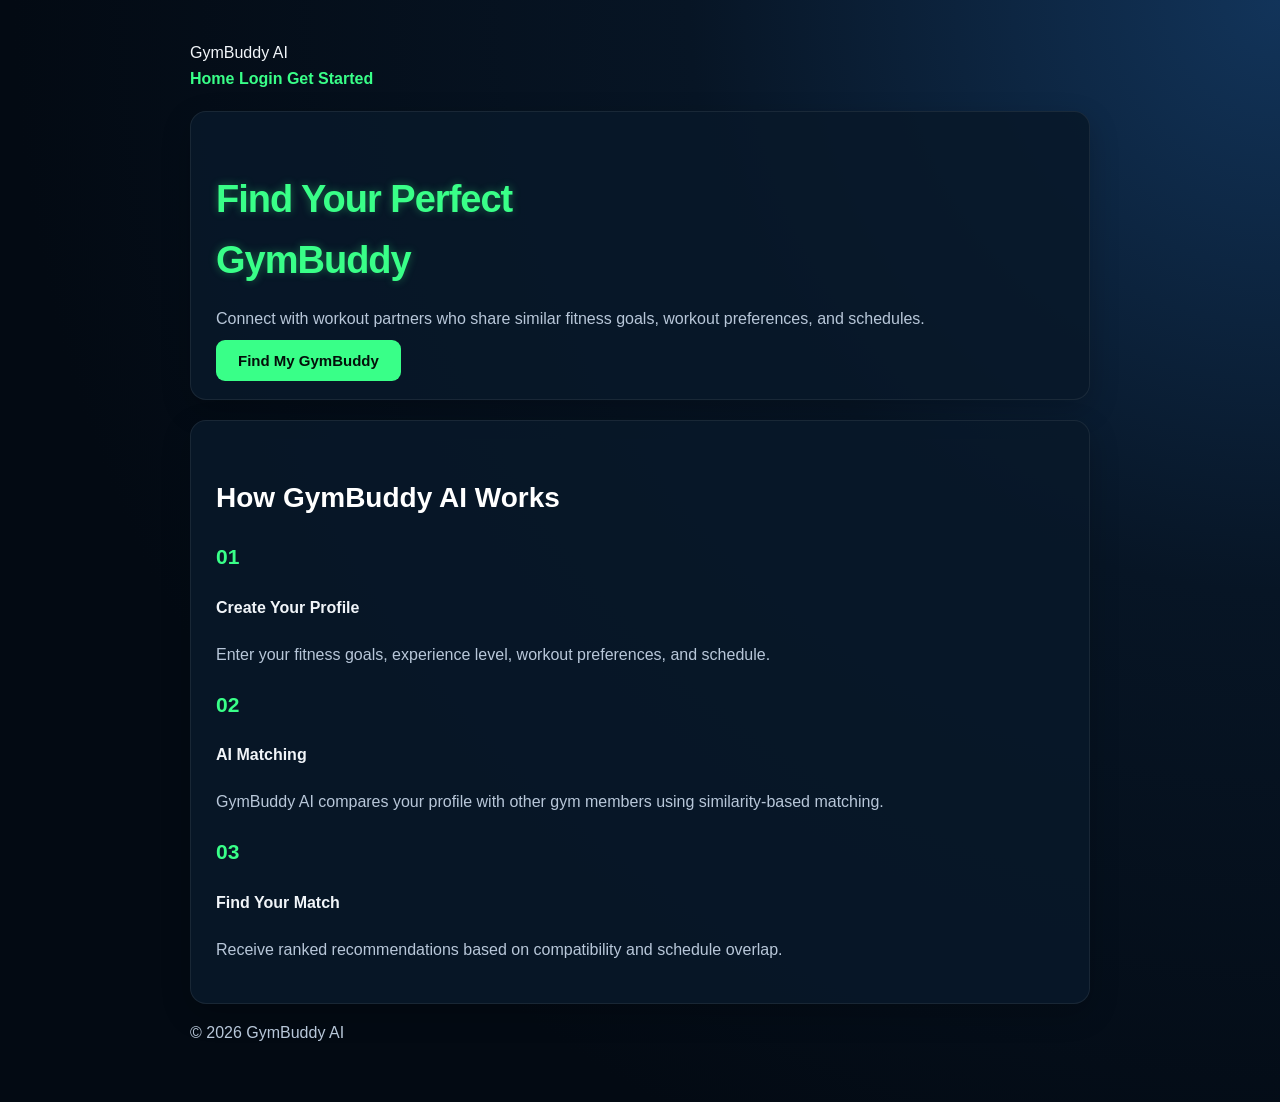
<file: frontend/index.html>
<!DOCTYPE html>
<html lang="en">
<head>
    <meta charset="UTF-8">
    <meta name="viewport" content="width=device-width, initial-scale=1.0">
    <title>GymBuddy AI</title>
    <link rel="stylesheet" href="css/style.css">
</head>
<body>

<header class="navbar">
    <div class="logo">GymBuddy AI</div>

    <nav>
        <a href="index.html">Home</a>
        <a href="login.html">Login</a>
        <a href="register.html" class="nav-button">Get Started</a>
    </nav>
</header>

<section class="hero">
    <div class="hero-content">
        <h1>Find Your Perfect<br><span>GymBuddy</span></h1>

        <p>
            Connect with workout partners who share similar
            fitness goals, workout preferences, and schedules.
        </p>

        <a href="register.html" class="primary-button">
            Find My GymBuddy
        </a>
    </div>
</section>

<section class="features">

    <h2>How GymBuddy AI Works</h2>

    <div class="feature-container">

        <div class="feature-card">
            <h3>01</h3>
            <h4>Create Your Profile</h4>
            <p>
                Enter your fitness goals, experience level,
                workout preferences, and schedule.
            </p>
        </div>

        <div class="feature-card">
            <h3>02</h3>
            <h4>AI Matching</h4>
            <p>
                GymBuddy AI compares your profile with other
                gym members using similarity-based matching.
            </p>
        </div>

        <div class="feature-card">
            <h3>03</h3>
            <h4>Find Your Match</h4>
            <p>
                Receive ranked recommendations based on
                compatibility and schedule overlap.
            </p>
        </div>

    </div>

</section>

<footer>
    <p>© 2026 GymBuddy AI</p>
</footer>

</body>
</html>
</file>
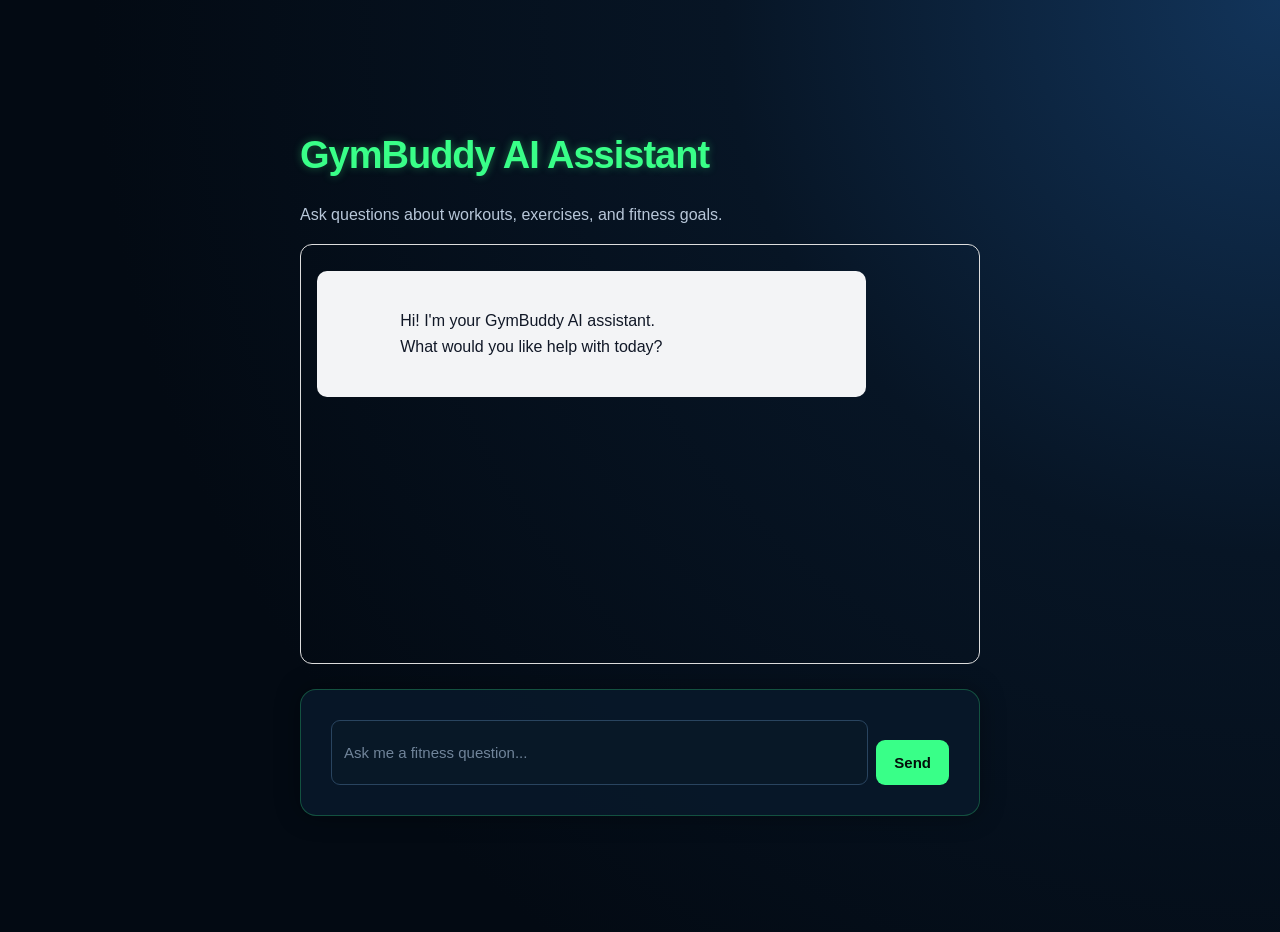
<file: frontend/ai-chat.html>
<!DOCTYPE html>
<html lang="en">
<head>
    <meta charset="UTF-8">
    <meta name="viewport" content="width=device-width, initial-scale=1.0">
    <title>GymBuddy AI Chat</title>
    <link rel="stylesheet" href="css/style.css">
    <style>
        .ai-chat-container {
            max-width: 720px;
            margin: 40px auto;
            padding: 20px;
        }

        #chat-messages {
            height: 420px;
            overflow-y: auto;
            padding: 16px;
            border: 1px solid #ddd;
            border-radius: 12px;
            margin-bottom: 16px;
        }

        .chat-message {
            padding: 12px;
            margin: 10px 0;
            border-radius: 10px;
            white-space: pre-wrap;
            overflow-wrap: anywhere;
        }

        .user-message {
            background: #dbeafe;
            color: #172554;
            margin-left: 15%;
        }

        .ai-message {
            background: #f3f4f6;
            color: #111827;
            margin-right: 15%;
        }

        #chat-form {
            display: flex;
            gap: 8px;
        }

        #chat-input {
            flex: 1;
            min-width: 0;
            padding: 12px;
        }

        #chat-form button {
            padding: 12px 18px;
            cursor: pointer;
        }
    </style>
</head>
<body>
    <main class="ai-chat-container">
        <h1>GymBuddy AI Assistant</h1>
        <p>Ask questions about workouts, exercises, and fitness goals.</p>

        <div id="chat-messages" aria-live="polite">
            <div class="chat-message ai-message">
                Hi! I'm your GymBuddy AI assistant.
                What would you like help with today?
            </div>
        </div>

        <form id="chat-form">
            <input
                id="chat-input"
                type="text"
                placeholder="Ask me a fitness question..."
                maxlength="2000"
                autocomplete="off"
                required
            >
            <button id="send-button" type="submit">Send</button>
        </form>

        <p id="chat-status" role="status"></p>
    </main>

    <script src="js/ai-chat.js"></script>
</body>
</html>
</file>
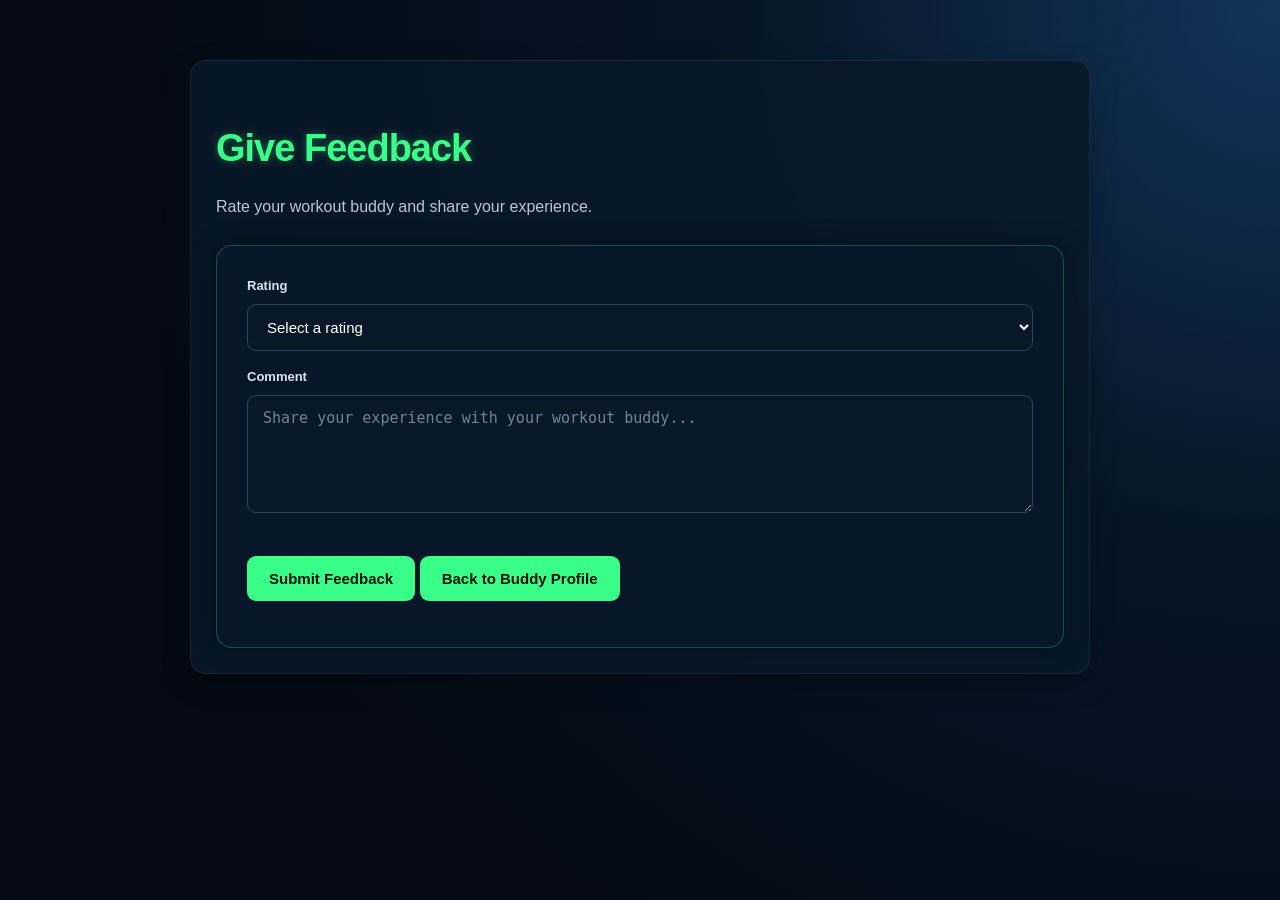
<file: frontend/buddy-profile.html>
<!DOCTYPE html>
<html lang="en">

<head>

    <meta charset="UTF-8">

    <meta
        name="viewport"
        content="width=device-width, initial-scale=1.0"
    >

    <title>Give Feedback | GymBuddy AI</title>

    <link
        rel="stylesheet"
        href="css/style.css"
    >

</head>


<body>

    <main class="container">

        <section class="section-card">

            <h1>Give Feedback</h1>

            <p>
                Rate your workout buddy and share your experience.
            </p>


            <form id="feedbackForm">

                <!-- RATING -->

                <div class="input-group">

                    <label for="rating">
                        Rating
                    </label>

                    <select
                        id="rating"
                        required
                    >

                        <option value="">
                            Select a rating
                        </option>

                        <option value="5">
                            ⭐⭐⭐⭐⭐ Excellent
                        </option>

                        <option value="4">
                            ⭐⭐⭐⭐ Very Good
                        </option>

                        <option value="3">
                            ⭐⭐⭐ Good
                        </option>

                        <option value="2">
                            ⭐⭐ Needs Improvement
                        </option>

                        <option value="1">
                            ⭐ Poor
                        </option>

                    </select>

                </div>


                <!-- COMMENT -->

                <div class="input-group">

                    <label for="comment">
                        Comment
                    </label>

                    <textarea
                        id="comment"
                        rows="5"
                        placeholder="Share your experience with your workout buddy..."
                    ></textarea>

                </div>


                <!-- SUBMIT -->

                <button
                    type="submit"
                    class="primary-button"
                >
                    Submit Feedback
                </button>


                <!-- BACK -->

                <button
                    type="button"
                    class="primary-button"
                    onclick="window.location.href='buddy-profile.html'"
                >
                    Back to Buddy Profile
                </button>


                <p id="feedbackMessage"></p>

            </form>

        </section>

    </main>


    <script>

        const API_URL =
            "http://127.0.0.1:8000";


        const feedbackForm =
            document.getElementById(
                "feedbackForm"
            );


        feedbackForm.addEventListener(
            "submit",
            async function(event) {

                event.preventDefault();


                console.log(
                    "Submit Feedback clicked"
                );


                const userId =
                    localStorage.getItem(
                        "user_id"
                    );


                const partnerId =
                    localStorage.getItem(
                        "selected_partner_id"
                    );


                const rating =
                    document.getElementById(
                        "rating"
                    ).value;


                const comment =
                    document.getElementById(
                        "comment"
                    ).value.trim();


                const message =
                    document.getElementById(
                        "feedbackMessage"
                    );


                console.log(
                    "User ID:",
                    userId
                );

                console.log(
                    "Partner ID:",
                    partnerId
                );

                console.log(
                    "Rating:",
                    rating
                );


                if (!userId) {

                    message.innerText =
                        "Please log in first.";

                    return;

                }


                if (!partnerId) {

                    message.innerText =
                        "Workout partner information is missing. Please select a partner again.";

                    return;

                }


                if (!rating) {

                    message.innerText =
                        "Please select a rating.";

                    return;

                }


                const feedbackData = {

                    user_id:
                        parseInt(userId),

                    partner_id:
                        parseInt(partnerId),

                    rating:
                        parseInt(rating),

                    comment:
                        comment || null

                };


                console.log(
                    "Sending:",
                    feedbackData
                );


                try {

                    const response =
                        await fetch(
                            `${API_URL}/feedback`,
                            {
                                method: "POST",

                                headers: {
                                    "Content-Type":
                                        "application/json"
                                },

                                body:
                                    JSON.stringify(
                                        feedbackData
                                    )
                            }
                        );


                    const data =
                        await response.json();


                    console.log(
                        "Server response:",
                        data
                    );


                    if (response.ok) {

                        message.innerText =
                            "Feedback submitted successfully!";


                        setTimeout(
                            function() {

                                window.location.href =
                                    "buddy-profile.html";

                            },
                            1000
                        );

                    }

                    else {

                        message.innerText =
                            data.detail ||
                            "Unable to submit feedback.";

                    }


                }

                catch (error) {

                    console.error(
                        "Feedback error:",
                        error
                    );

                    message.innerText =
                        "Unable to connect to GymBuddy AI server. Make sure FastAPI is running.";

                }

            }
        );

    </script>

</body>

</html>
</file>
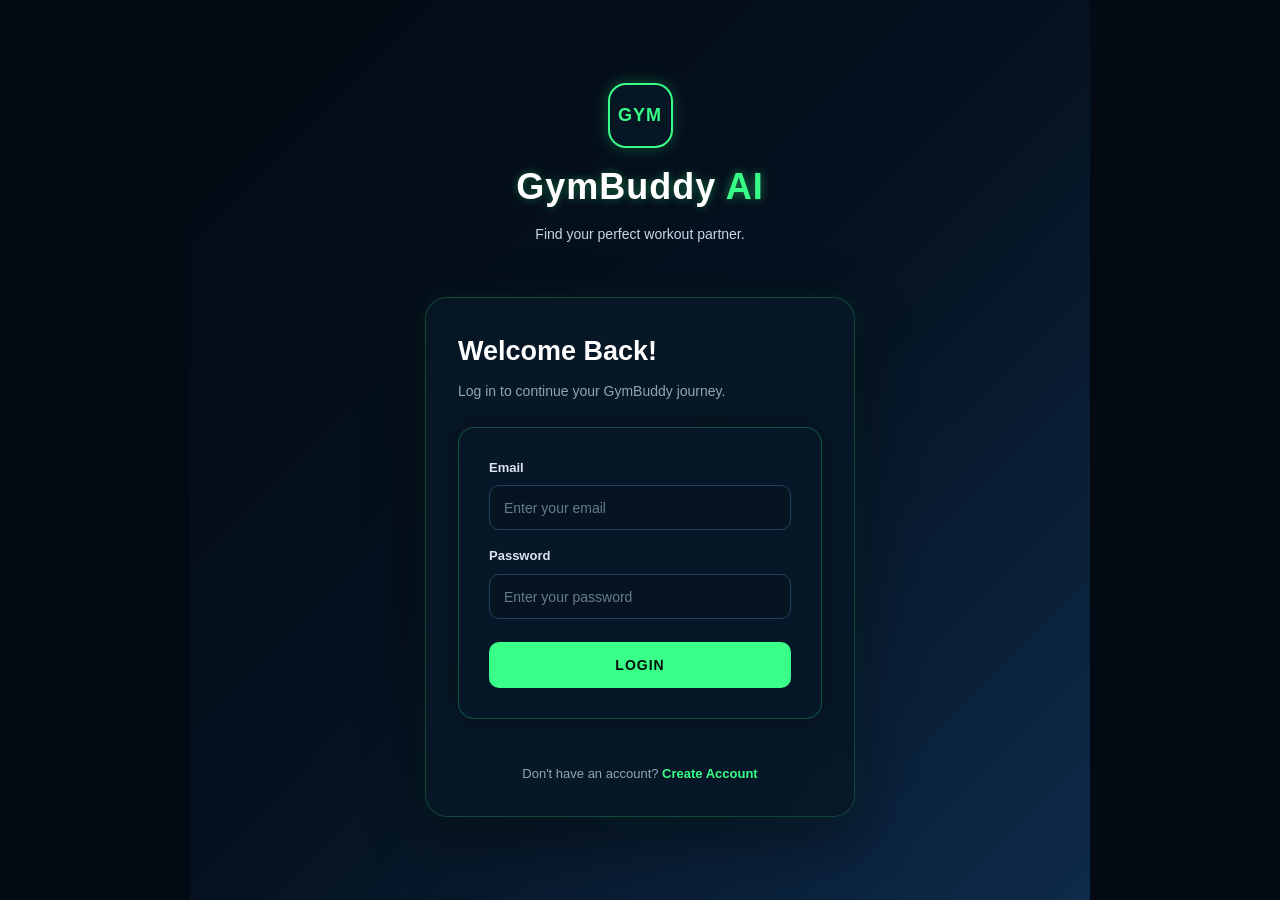
<file: frontend/dashboard.html>
<!DOCTYPE html>
<html lang="en">
<head>
    <meta charset="UTF-8">
    <meta name="viewport" content="width=device-width, initial-scale=1.0">
    <title>Dashboard - GymBuddy AI</title>

    <link rel="stylesheet" href="css/style.css">

    <style>
        /* Fitness Dashboard link */
        .fitness-dashboard-link-wrap {
            margin: 18px 0;
        }

        .fitness-dashboard-btn {
            display: inline-flex;
            align-items: center;
            justify-content: center;
            gap: 9px;
            padding: 13px 20px;
            border-radius: 11px;
            color: white;
            background: linear-gradient(135deg, #7668ff, #5141df);
            text-decoration: none;
            font-size: 14px;
            font-weight: 700;
            box-shadow: 0 6px 18px rgba(81, 65, 223, 0.2);
            transition: 0.2s ease;
        }

        .fitness-dashboard-btn:hover {
            transform: translateY(-2px);
            box-shadow: 0 9px 22px rgba(81, 65, 223, 0.28);
        }

        /* Floating AI chat button */
        #gymbuddy-chat-button,
        #gymbuddy-chat-box,
        #gymbuddy-chat-box * {
            box-sizing: border-box;
            font-family: Inter, -apple-system, BlinkMacSystemFont,
                "Segoe UI", sans-serif;
        }

        #gymbuddy-chat-button {
            position: fixed;
            right: 26px;
            bottom: 26px;
            z-index: 9999;
            display: flex;
            align-items: center;
            gap: 11px;
            padding: 14px 21px;
            border: none;
            border-radius: 50px;
            color: white;
            background: linear-gradient(135deg, #2563eb, #4f46e5);
            font-size: 14px;
            font-weight: 700;
            cursor: pointer;
            box-shadow: 0 8px 28px rgba(37, 99, 235, 0.32);
        }

        #gymbuddy-chat-button:hover {
            transform: translateY(-3px);
        }

        .gymbuddy-launcher-icon {
            font-size: 21px;
        }

        /* Chat window */
        #gymbuddy-chat-box {
            position: fixed;
            right: 26px;
            bottom: 94px;
            z-index: 9999;
            display: none;
            flex-direction: column;
            width: 390px;
            max-width: calc(100vw - 32px);
            height: 570px;
            max-height: calc(100vh - 120px);
            overflow: hidden;
            border: 1px solid #e2e8f0;
            border-radius: 22px;
            color: #0f172a;
            background: white;
            box-shadow: 0 22px 65px rgba(15, 23, 42, 0.22);
        }

        #gymbuddy-chat-box.gymbuddy-open {
            display: flex;
        }

        #gymbuddy-chat-header {
            display: flex;
            align-items: center;
            gap: 12px;
            padding: 17px;
            color: white;
            background: linear-gradient(120deg, #1d4ed8, #4338ca);
        }

        .gymbuddy-avatar {
            display: grid;
            place-items: center;
            flex-shrink: 0;
            width: 46px;
            height: 46px;
            border-radius: 15px;
            background: rgba(255,255,255,0.16);
            font-size: 24px;
        }

        .gymbuddy-header-info {
            flex: 1;
            min-width: 0;
        }

        .gymbuddy-header-title {
            margin: 0;
            color: white;
            font-size: 16px;
        }

        .gymbuddy-header-status {
            display: flex;
            align-items: center;
            gap: 6px;
            margin-top: 5px;
            color: #dbeafe;
            font-size: 12px;
        }

        .gymbuddy-status-dot {
            width: 8px;
            height: 8px;
            border-radius: 50%;
            background: #4ade80;
        }

        #gymbuddy-chat-close {
            display: grid;
            place-items: center;
            width: 35px;
            height: 35px;
            border: none;
            border-radius: 10px;
            color: white;
            background: rgba(255,255,255,0.13);
            font-size: 24px;
            cursor: pointer;
        }

        /* Chat messages */
        #gymbuddy-chat-messages {
            flex: 1;
            min-height: 0;
            overflow-y: auto;
            padding: 18px 15px;
            background: #f8fafc;
        }

        .gymbuddy-welcome {
            margin-bottom: 18px;
            text-align: center;
        }

        .gymbuddy-welcome-icon {
            display: grid;
            place-items: center;
            width: 55px;
            height: 55px;
            margin: 0 auto 10px;
            border-radius: 18px;
            background: #dbeafe;
            font-size: 27px;
        }

        .gymbuddy-welcome h3 {
            margin: 0 0 6px;
            font-size: 17px;
        }

        .gymbuddy-welcome p {
            margin: 0;
            color: #64748b;
            font-size: 13px;
            line-height: 1.6;
        }

        .gymbuddy-message {
            width: fit-content;
            max-width: 88%;
            margin-bottom: 13px;
            padding: 12px 14px;
            border-radius: 16px;
            font-size: 14px;
            line-height: 1.65;
            white-space: pre-wrap;
            overflow-wrap: anywhere;
        }

        .gymbuddy-user {
            margin-left: auto;
            border-bottom-right-radius: 5px;
            color: white;
            background: linear-gradient(135deg, #2563eb, #4f46e5);
        }

        .gymbuddy-bot {
            margin-right: auto;
            border: 1px solid #e2e8f0;
            border-bottom-left-radius: 5px;
            color: #1e293b;
            background: white;
        }

        #gymbuddy-suggestions {
            display: flex;
            flex-wrap: wrap;
            gap: 7px;
            margin: 4px 0 15px;
        }

        .gymbuddy-suggestion {
            padding: 9px 11px;
            border: 1px solid #bfdbfe;
            border-radius: 12px;
            color: #1d4ed8;
            background: #eff6ff;
            font-size: 12px;
            text-align: left;
            cursor: pointer;
        }

        .gymbuddy-suggestion:hover {
            background: #dbeafe;
        }

        .gymbuddy-typing {
            display: flex;
            align-items: center;
            gap: 5px;
            min-height: 42px;
        }

        .gymbuddy-typing span {
            width: 7px;
            height: 7px;
            border-radius: 50%;
            background: #64748b;
            animation: typing 1s infinite ease-in-out;
        }

        .gymbuddy-typing span:nth-child(2) {
            animation-delay: 0.15s;
        }

        .gymbuddy-typing span:nth-child(3) {
            animation-delay: 0.3s;
        }

        @keyframes typing {
            0%, 60%, 100% {
                opacity: 0.35;
                transform: translateY(0);
            }
            30% {
                opacity: 1;
                transform: translateY(-5px);
            }
        }

        /* Chat input */
        #gymbuddy-chat-footer {
            flex-shrink: 0;
            padding: 12px 14px 10px;
            border-top: 1px solid #e2e8f0;
            background: white;
        }

        #gymbuddy-chat-form {
            display: flex;
            align-items: center;
            gap: 8px;
        }

        #gymbuddy-chat-input {
            flex: 1;
            width: 0;
            min-width: 0;
            padding: 12px 14px;
            border: 1px solid #dbe3ef;
            border-radius: 14px;
            outline: none;
            color: #0f172a;
            background: #f8fafc;
            font-size: 14px;
        }

        #gymbuddy-chat-input:focus {
            border-color: #60a5fa;
            background: white;
        }

        #gymbuddy-chat-send {
            display: grid;
            place-items: center;
            flex-shrink: 0;
            width: 44px;
            height: 44px;
            border: none;
            border-radius: 13px;
            color: white;
            background: #2563eb;
            font-size: 18px;
            cursor: pointer;
        }

        #gymbuddy-chat-send:disabled {
            opacity: 0.55;
            cursor: wait;
        }

        .gymbuddy-footer-note {
            margin: 8px 0 0;
            color: #94a3b8;
            font-size: 10px;
            text-align: center;
        }

        @media (max-width: 480px) {
            #gymbuddy-chat-button {
                right: 16px;
                bottom: 16px;
                padding: 13px 17px;
            }

            #gymbuddy-chat-box {
                right: 8px;
                bottom: 76px;
                width: calc(100vw - 16px);
                max-width: none;
                height: min(620px, calc(100vh - 90px));
                max-height: calc(100vh - 90px);
                border-radius: 19px;
            }

            #gymbuddy-chat-header {
                padding: 14px;
            }

            #gymbuddy-chat-messages {
                padding: 15px 12px;
            }

            .gymbuddy-message {
                max-width: 92%;
            }
        }
    </style>
</head>

<body onload="requireLogin()">

    <main>
        <h1>GymBuddy AI</h1>

        <h2>Welcome, <span id="userName">User</span>!</h2>

        <p>
            Find a compatible workout partner based on your fitness profile,
            preferences, and schedule.
        </p>

        <!-- USER INFORMATION -->
        <section>
            <h2>My Information</h2>
            <div id="userInfo">
                <p>Loading information...</p>
            </div>
        </section>

        <!-- FITNESS PROFILE -->
        <section>
            <h2>Fitness Profile</h2>
            <div id="fitnessInfo">
                <p>Loading fitness profile...</p>
            </div>
        </section>

        <!-- WORKOUT PREFERENCES -->
        <section>
            <h2>Workout Preferences</h2>
            <div id="preferenceInfo">
                <p>Loading preferences...</p>
            </div>
        </section>

        <!-- SCHEDULE -->
        <section>
            <h2>My Schedule</h2>
            <div id="dashboardSchedule">
                <p>Loading schedule...</p>
            </div>
        </section>

        <!-- WORKOUT PARTNER ACTIONS -->
        <section class="dashboard-actions">
            <h2>Workout Partner</h2>

            <div class="action-buttons">
                <button
                    type="button"
                    class="dashboard-action-button"
                    onclick="goToRecommendations()"
                >
                    <span class="action-icon">🤝</span>
                    <span>
                        <strong>Find Workout Partners</strong>
                        <small>Discover compatible workout buddies</small>
                    </span>
                </button>

                <button
                    type="button"
                    class="dashboard-action-button"
                    onclick="goToProfile()"
                >
                    <span class="action-icon">👤</span>
                    <span>
                        <strong>View My Profile</strong>
                        <small>View and manage your fitness information</small>
                    </span>
                </button>
            </div>

            <!-- FITNESS DASHBOARD LINK -->
            <div class="fitness-dashboard-link-wrap">
                <a
                    href="fitness-dashboard.html"
                    class="fitness-dashboard-btn"
                >
                    🏋️ Open Fitness Dashboard
                </a>
            </div>

            <button
                type="button"
                class="logout-button"
                onclick="logout()"
            >
                Logout
            </button>
        </section>
    </main>

    <!-- GYMBUDDY AI CHAT BUTTON -->
    <button
        id="gymbuddy-chat-button"
        type="button"
        aria-controls="gymbuddy-chat-box"
        aria-expanded="false"
        aria-label="Open GymBuddy AI chat"
    >
        <span class="gymbuddy-launcher-icon">💬</span>
        <span>Chat with GymBuddy AI</span>
    </button>

    <!-- GYMBUDDY AI CHAT WINDOW -->
    <section
        id="gymbuddy-chat-box"
        role="dialog"
        aria-label="GymBuddy AI chat"
        aria-hidden="true"
    >
        <div id="gymbuddy-chat-header">
            <div class="gymbuddy-avatar">💪</div>

            <div class="gymbuddy-header-info">
                <h2 class="gymbuddy-header-title">GymBuddy AI</h2>

                <div class="gymbuddy-header-status">
                    <span class="gymbuddy-status-dot"></span>
                    Your fitness assistant
                </div>
            </div>

            <button
                id="gymbuddy-chat-close"
                type="button"
                aria-label="Close chat"
            >&times;</button>
        </div>

        <div id="gymbuddy-chat-messages" aria-live="polite">
            <div class="gymbuddy-welcome">
                <div class="gymbuddy-welcome-icon">🏋️</div>
                <h3>Let's reach your goals!</h3>
                <p>Ask me about workouts, exercise, recovery, and fitness.</p>
            </div>

            <div class="gymbuddy-message gymbuddy-bot">
                Hi! I'm GymBuddy AI. How can I help with your fitness journey today?
            </div>

            <div id="gymbuddy-suggestions">
                <button
                    class="gymbuddy-suggestion"
                    type="button"
                    data-prompt="Create a beginner workout plan for 3 days a week."
                >
                    💪 Beginner workout
                </button>

                <button
                    class="gymbuddy-suggestion"
                    type="button"
                    data-prompt="Give me some safe post-workout recovery tips."
                >
                    🌿 Recovery tips
                </button>

                <button
                    class="gymbuddy-suggestion"
                    type="button"
                    data-prompt="How can I stay consistent with my fitness goals?"
                >
                    🎯 Fitness motivation
                </button>
            </div>
        </div>

        <div id="gymbuddy-chat-footer">
            <form id="gymbuddy-chat-form">
                <input
                    id="gymbuddy-chat-input"
                    type="text"
                    placeholder="Ask about your fitness..."
                    autocomplete="off"
                    aria-label="Your message"
                    required
                >

                <button
                    id="gymbuddy-chat-send"
                    type="submit"
                    aria-label="Send message"
                >➤</button>
            </form>

            <p class="gymbuddy-footer-note">
                GymBuddy AI can make mistakes. Exercise safely.
            </p>
        </div>
    </section>

    <!-- Existing dashboard functions -->
    <script src="js/app.js"></script>

    <!-- GYMBUDDY AI CHAT FUNCTIONALITY -->
    <script>
        (() => {
            const chatButton = document.getElementById("gymbuddy-chat-button");
            const chatBox = document.getElementById("gymbuddy-chat-box");
            const closeButton = document.getElementById("gymbuddy-chat-close");
            const chatForm = document.getElementById("gymbuddy-chat-form");
            const chatInput = document.getElementById("gymbuddy-chat-input");
            const chatMessages = document.getElementById("gymbuddy-chat-messages");
            const chatSend = document.getElementById("gymbuddy-chat-send");
            const suggestions = document.getElementById("gymbuddy-suggestions");

            const GYMBUDDY_API =
                "https://gymbuddy-ai-production.up.railway.app";

            let isSending = false;

            function openChat() {
                chatBox.classList.add("gymbuddy-open");
                chatBox.setAttribute("aria-hidden", "false");
                chatButton.setAttribute("aria-expanded", "true");
                chatInput.focus();
            }

            function closeChat() {
                chatBox.classList.remove("gymbuddy-open");
                chatBox.setAttribute("aria-hidden", "true");
                chatButton.setAttribute("aria-expanded", "false");
                chatButton.focus();
            }

            chatButton.addEventListener("click", () => {
                if (chatBox.classList.contains("gymbuddy-open")) {
                    closeChat();
                } else {
                    openChat();
                }
            });

            closeButton.addEventListener("click", closeChat);

            document.addEventListener("keydown", event => {
                if (
                    event.key === "Escape" &&
                    chatBox.classList.contains("gymbuddy-open")
                ) {
                    closeChat();
                }
            });

            function scrollToBottom() {
                chatMessages.scrollTop = chatMessages.scrollHeight;
            }

            function addMessage(message, sender) {
                const element = document.createElement("div");

                element.className =
                    "gymbuddy-message " +
                    (sender === "user" ? "gymbuddy-user" : "gymbuddy-bot");

                element.textContent = message;

                chatMessages.insertBefore(element, suggestions);
                scrollToBottom();

                return element;
            }

            function showTypingIndicator() {
                const indicator = document.createElement("div");

                indicator.className =
                    "gymbuddy-message gymbuddy-bot gymbuddy-typing";

                indicator.setAttribute("role", "status");
                indicator.setAttribute(
                    "aria-label",
                    "GymBuddy AI is typing"
                );

                for (let i = 0; i < 3; i++) {
                    indicator.appendChild(
                        document.createElement("span")
                    );
                }

                chatMessages.insertBefore(indicator, suggestions);
                scrollToBottom();

                return indicator;
            }

            async function sendMessage(text) {
                const message = text.trim();

                if (!message || isSending) {
                    return;
                }

                isSending = true;
                chatInput.disabled = true;
                chatSend.disabled = true;

                addMessage(message, "user");
                chatInput.value = "";
                suggestions.hidden = true;

                const typingIndicator = showTypingIndicator();

                try {
                    const response = await fetch(
                        `${GYMBUDDY_API}/ai/chat`,
                        {
                            method: "POST",
                            headers: {
                                "Content-Type": "application/json"
                            },
                            body: JSON.stringify({
                                message: message
                            })
                        }
                    );

                    const data = await response.json();

                    if (!response.ok) {
                        throw new Error(
                            data.detail ||
                            `Request failed (${response.status})`
                        );
                    }

                    typingIndicator.remove();

                    addMessage(
                        data.reply ||
                        "I couldn't generate a response. Please try again.",
                        "bot"
                    );

                } catch (error) {
                    console.error("GymBuddy AI chat error:", error);

                    typingIndicator.remove();

                    addMessage(
                        "Sorry, I couldn't get a response right now. Please try again.",
                        "bot"
                    );

                } finally {
                    isSending = false;
                    chatInput.disabled = false;
                    chatSend.disabled = false;
                    chatInput.focus();
                    scrollToBottom();
                }
            }

            chatForm.addEventListener("submit", event => {
                event.preventDefault();
                sendMessage(chatInput.value);
            });

            suggestions.addEventListener("click", event => {
                const button = event.target.closest("[data-prompt]");

                if (button && !isSending) {
                    sendMessage(button.dataset.prompt);
                }
            });
        })();
    </script>

</body>
</html>
</file>
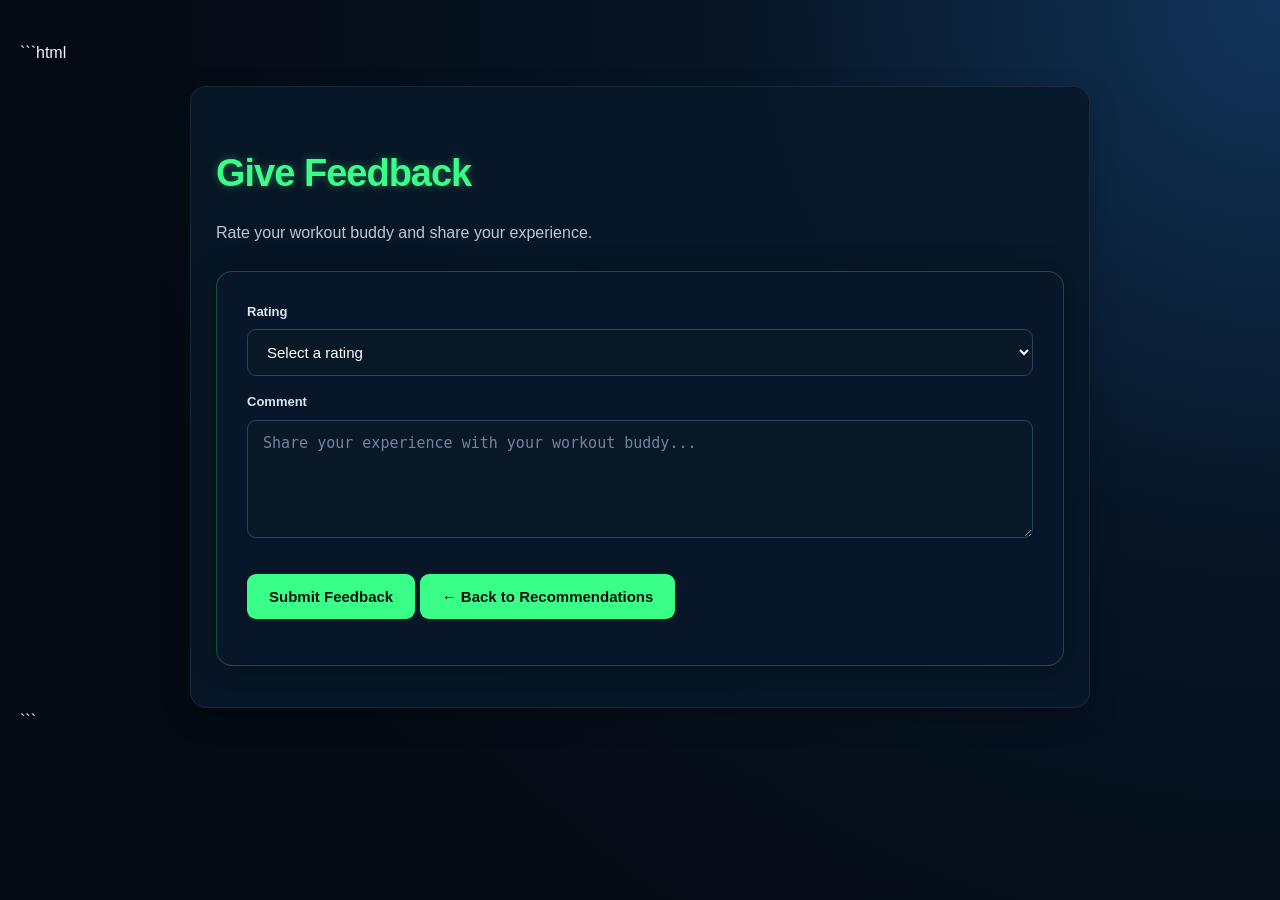
<file: frontend/feedback.html>
```html
<!DOCTYPE html>
<html lang="en">

<head>

    <meta charset="UTF-8">

    <meta
        name="viewport"
        content="width=device-width, initial-scale=1.0"
    >

    <title>Give Feedback | GymBuddy AI</title>

    <link
        rel="stylesheet"
        href="css/style.css"
    >

</head>


<body>

    <main class="container">

        <section class="section-card">

            <h1>Give Feedback</h1>

            <p>
                Rate your workout buddy and share your experience.
            </p>


            <form id="feedbackForm">

                <!-- RATING -->

                <div class="input-group">

                    <label for="rating">
                        Rating
                    </label>

                    <select
                        id="rating"
                        required
                    >

                        <option value="">
                            Select a rating
                        </option>

                        <option value="5">
                            ⭐⭐⭐⭐⭐ Excellent
                        </option>

                        <option value="4">
                            ⭐⭐⭐⭐ Very Good
                        </option>

                        <option value="3">
                            ⭐⭐⭐ Good
                        </option>

                        <option value="2">
                            ⭐⭐ Needs Improvement
                        </option>

                        <option value="1">
                            ⭐ Poor
                        </option>

                    </select>

                </div>


                <!-- COMMENT -->

                <div class="input-group">

                    <label for="comment">
                        Comment
                    </label>

                    <textarea
                        id="comment"
                        rows="5"
                        placeholder="Share your experience with your workout buddy..."
                    ></textarea>

                </div>


                <!-- SUBMIT -->

                <button
                    type="submit"
                    class="primary-button"
                >
                    Submit Feedback
                </button>


                <!-- BACK -->

                <button
                    type="button"
                    class="primary-button"
                    onclick="goBackToRecommendations()"
                >
                    ← Back to Recommendations
                </button>


                <p id="feedbackMessage"></p>

            </form>

        </section>

    </main>


    <script>

        const API_URL =
            "http://127.0.0.1:8000";


        const feedbackForm =
            document.getElementById(
                "feedbackForm"
            );


        feedbackForm.addEventListener(
            "submit",
            async function(event) {

                event.preventDefault();


                console.log(
                    "Submit Feedback clicked"
                );


                const userId =
                    localStorage.getItem(
                        "user_id"
                    );


                /*
                 * Get partner ID from URL.
                 *
                 * Example:
                 * feedback.html?partner_id=7
                 */

                const urlParams =
                    new URLSearchParams(
                        window.location.search
                    );

                const partnerId =
                    urlParams.get(
                        "partner_id"
                    );


                const rating =
                    document.getElementById(
                        "rating"
                    ).value;


                const comment =
                    document.getElementById(
                        "comment"
                    ).value.trim();


                const message =
                    document.getElementById(
                        "feedbackMessage"
                    );


                console.log(
                    "User ID:",
                    userId
                );

                console.log(
                    "Partner ID:",
                    partnerId
                );

                console.log(
                    "Rating:",
                    rating
                );


                if (!userId) {

                    message.innerText =
                        "Please log in first.";

                    return;
                }


                if (!partnerId) {

                    message.innerText =
                        "Workout partner information is missing.";

                    return;
                }


                if (!rating) {

                    message.innerText =
                        "Please select a rating.";

                    return;
                }


                const feedbackData = {

                    user_id:
                        parseInt(userId),

                    partner_id:
                        parseInt(partnerId),

                    rating:
                        parseInt(rating),

                    comment:
                        comment || null

                };


                console.log(
                    "Sending:",
                    feedbackData
                );


                try {

                    const response =
                        await fetch(
                            `${API_URL}/feedback`,
                            {
                                method: "POST",

                                headers: {
                                    "Content-Type":
                                        "application/json"
                                },

                                body:
                                    JSON.stringify(
                                        feedbackData
                                    )
                            }
                        );


                    const data =
                        await response.json();


                    console.log(
                        "Server response:",
                        data
                    );


                    if (response.ok) {

                        message.innerText =
                            "Feedback submitted successfully!";


                        setTimeout(
                            function() {

                                window.location.href =
                                    "recommendations.html";

                            },
                            1000
                        );

                    }

                    else {

                        message.innerText =
                            data.detail ||
                            "Unable to submit feedback.";

                    }


                }

                catch (error) {

                    console.error(
                        "Feedback error:",
                        error
                    );


                    message.innerText =
                        "Unable to connect to GymBuddy AI server.";

                }

            }
        );


        function goBackToRecommendations() {

            window.location.href =
                "recommendations.html";

        }

    </script>

</body>

</html>
```
</file>
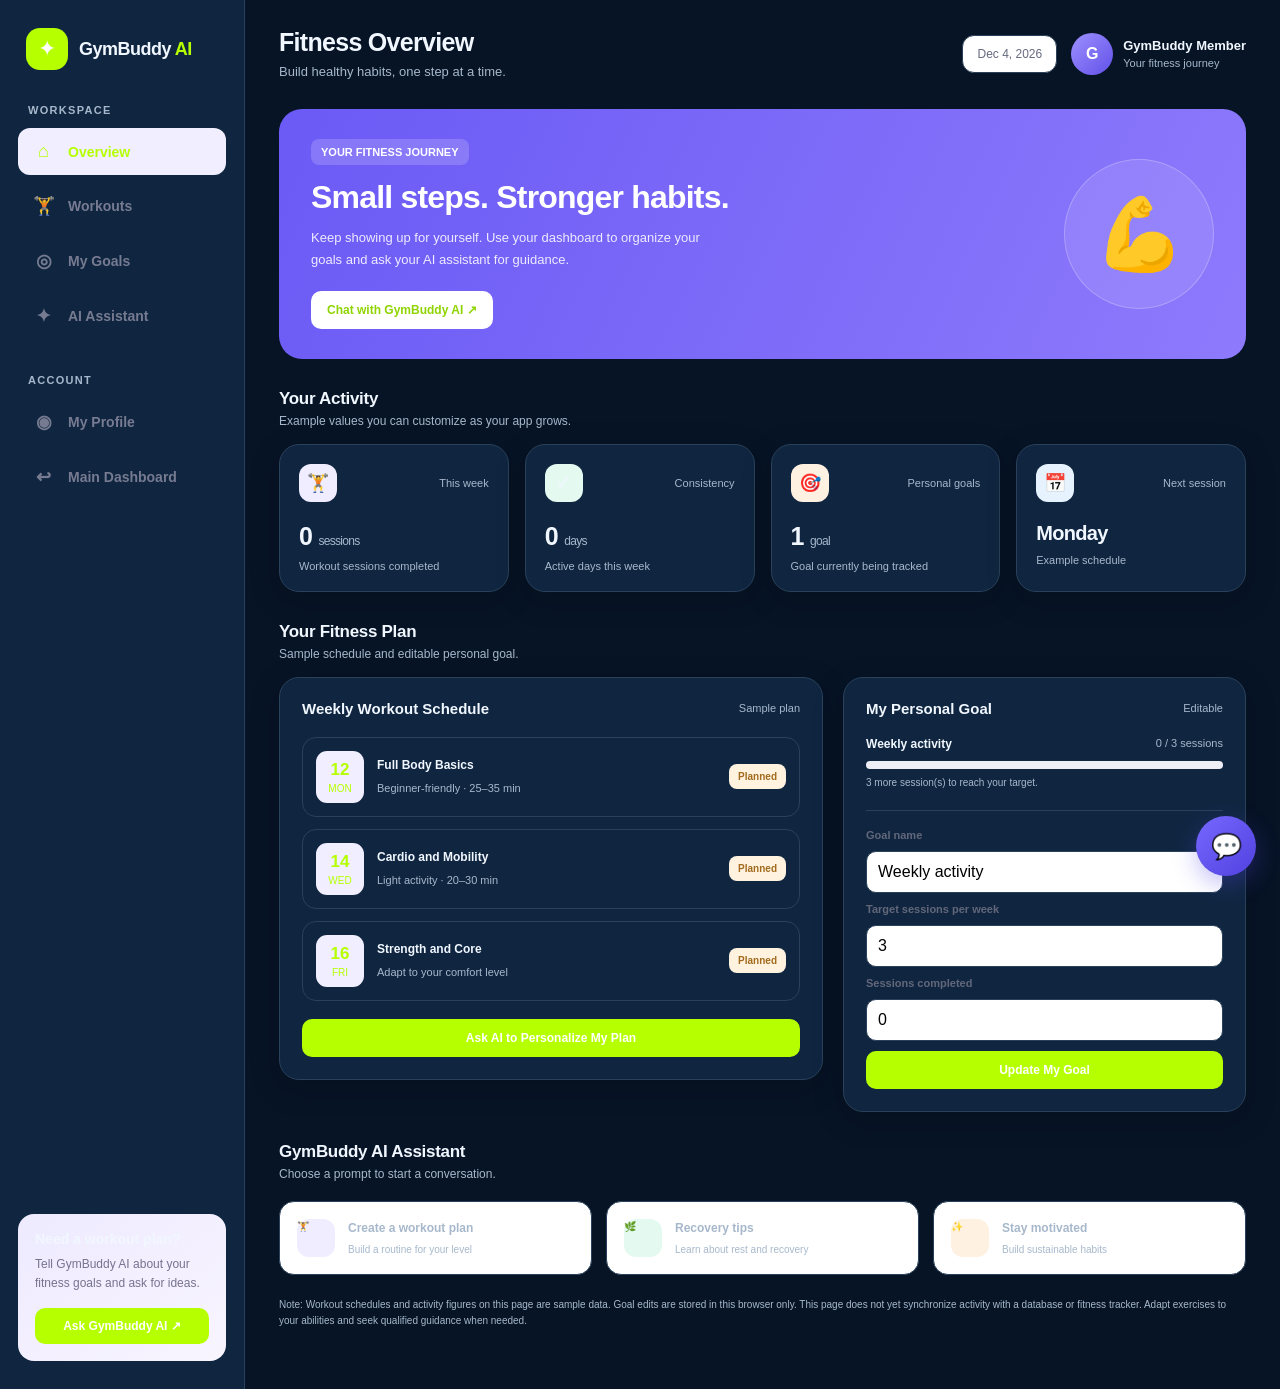
<file: frontend/fitness-dashboard.html>
<!DOCTYPE html>
<html lang="en">
<head>
    <meta charset="UTF-8">
    <meta name="viewport" content="width=device-width, initial-scale=1.0">
    <title>Fitness Dashboard | GymBuddy AI</title>

    <style>
        :root {
    --primary: #B6FF00;
    --primary-dark: #8FD400;

    --background: #071426;
    --surface: #102640;

    --text: #F1F7FF;
    --muted: #A7B8CC;
    --border: #29415A;

    --green: #B6FF00;
    --orange: #FFB454;
    --blue: #55B8FF;

    --radius: 20px;
    --shadow: 0 8px 30px rgba(0, 0, 0, 0.22);
}

        * {
            box-sizing: border-box;
        }

        body {
            margin: 0;
            font-family: Arial, Helvetica, sans-serif;
            background: var(--background);
            color: var(--text);
        }

        button, input {
            font: inherit;
        }

        button, a {
            -webkit-tap-highlight-color: transparent;
        }

        a {
            color: inherit;
            text-decoration: none;
        }

        button {
            cursor: pointer;
        }

        .app {
            min-height: 100vh;
            display: grid;
            grid-template-columns: 245px minmax(0, 1fr);
        }

        /* SIDEBAR */

        .sidebar {
            background: var(--surface);
            border-right: 1px solid var(--border);
            padding: 28px 18px;
            display: flex;
            flex-direction: column;
            gap: 34px;
        }

        .brand {
            display: flex;
            align-items: center;
            gap: 11px;
            padding: 0 8px;
        }

        .brand-icon {
            width: 42px;
            height: 42px;
            display: grid;
            place-items: center;
            background: var(--primary);
            color: white;
            border-radius: 14px;
            font-size: 22px;
        }

        .brand-name {
            font-size: 18px;
            font-weight: 800;
            letter-spacing: -0.5px;
        }

        .brand-name span {
            color: var(--primary);
        }

        .nav-label {
            margin: 0 10px 12px;
            color: var(--muted);
            font-size: 11px;
            font-weight: 700;
            letter-spacing: 1.3px;
            text-transform: uppercase;
        }

        .nav-list {
            display: grid;
            gap: 7px;
        }

        .nav-link {
            display: flex;
            align-items: center;
            gap: 13px;
            padding: 13px 14px;
            border-radius: 12px;
            color: #777b91;
            font-size: 14px;
            font-weight: 600;
            transition: 0.2s;
        }

        .nav-link:hover,
        .nav-link.active {
            background: #f0eeff;
            color: var(--primary);
        }

        .nav-icon {
            width: 23px;
            text-align: center;
            font-size: 18px;
        }

        .sidebar-bottom {
            margin-top: auto;
        }

        .sidebar-tip {
            background: linear-gradient(145deg, #eeeaff, #f8f5ff);
            border-radius: 16px;
            padding: 17px;
        }

        .sidebar-tip strong {
            display: block;
            margin-bottom: 8px;
            font-size: 14px;
        }

        .sidebar-tip p {
            color: #77728f;
            font-size: 12px;
            line-height: 1.6;
            margin: 0 0 14px;
        }

        .sidebar-tip button {
            width: 100%;
            border: 0;
            background: var(--primary);
            color: white;
            padding: 11px;
            border-radius: 10px;
            font-size: 12px;
            font-weight: 700;
        }

        /* MAIN CONTENT */

        .main {
            min-width: 0;
            padding: 28px 34px 50px;
        }

        .topbar {
            display: flex;
            align-items: center;
            justify-content: space-between;
            gap: 20px;
            margin-bottom: 30px;
        }

        .page-heading h1 {
            margin: 0 0 7px;
            font-size: 25px;
            letter-spacing: -0.7px;
        }

        .page-heading p {
            margin: 0;
            color: var(--muted);
            font-size: 13px;
        }

        .topbar-right {
            display: flex;
            align-items: center;
            gap: 14px;
        }

        .date-label {
            padding: 11px 14px;
            background: white;
            border: 1px solid var(--border);
            border-radius: 12px;
            font-size: 12px;
            color: #666a7e;
        }

        .profile {
            display: flex;
            align-items: center;
            gap: 10px;
        }

        .avatar {
            width: 42px;
            height: 42px;
            display: grid;
            place-items: center;
            border-radius: 50%;
            color: white;
            background: linear-gradient(135deg, #9e91ff, #6150e8);
            font-weight: 700;
        }

        .profile-name {
            font-size: 13px;
            font-weight: 700;
        }

        .profile-caption {
            color: var(--muted);
            font-size: 11px;
            margin-top: 4px;
        }

        /* WELCOME BANNER */

        .hero {
            position: relative;
            overflow: hidden;
            display: flex;
            justify-content: space-between;
            align-items: center;
            gap: 24px;
            padding: 30px 32px;
            min-height: 210px;
            background: linear-gradient(115deg, #6b5af5, #8d7afc);
            border-radius: 23px;
            color: white;
            margin-bottom: 26px;
        }

        .hero-content {
            position: relative;
            z-index: 1;
            max-width: 520px;
        }

        .hero-tag {
            display: inline-block;
            padding: 7px 10px;
            margin-bottom: 13px;
            border-radius: 8px;
            background: rgba(255,255,255,0.17);
            font-size: 11px;
            font-weight: 700;
        }

        .hero h2 {
            margin: 0 0 11px;
            font-size: clamp(24px, 3vw, 32px);
            line-height: 1.2;
            letter-spacing: -0.8px;
        }

        .hero p {
            margin: 0 0 19px;
            max-width: 420px;
            color: #eeebff;
            font-size: 13px;
            line-height: 1.7;
        }

        .hero-button {
            border: 0;
            border-radius: 10px;
            padding: 12px 16px;
            background: white;
            color: var(--primary-dark);
            font-weight: 700;
            font-size: 12px;
        }

        .hero-decoration {
            flex-shrink: 0;
            width: 150px;
            height: 150px;
            display: grid;
            place-items: center;
            border: 1px solid rgba(255,255,255,0.23);
            border-radius: 50%;
            background: rgba(255,255,255,0.1);
            font-size: 70px;
        }

        /* STATS */

        .section-heading {
            display: flex;
            justify-content: space-between;
            align-items: center;
            gap: 12px;
            margin: 30px 0 16px;
        }

        .section-heading h2 {
            margin: 0;
            font-size: 17px;
            letter-spacing: -0.3px;
        }

        .section-heading p {
            color: var(--muted);
            font-size: 12px;
            margin: 5px 0 0;
        }

        .text-button {
            border: 0;
            background: transparent;
            color: var(--primary);
            font-size: 12px;
            font-weight: 700;
        }

        .stats-grid {
            display: grid;
            grid-template-columns: repeat(4, minmax(0, 1fr));
            gap: 16px;
        }

        .card {
            background: var(--surface);
            border: 1px solid var(--border);
            border-radius: var(--radius);
            box-shadow: var(--shadow);
        }

        .stat-card {
            padding: 19px;
        }

        .stat-top {
            display: flex;
            justify-content: space-between;
            align-items: center;
            gap: 8px;
            margin-bottom: 20px;
        }

        .stat-icon {
            width: 38px;
            height: 38px;
            display: grid;
            place-items: center;
            border-radius: 12px;
            font-size: 18px;
        }

        .purple { background: #efedff; }
        .green { background: #e4f9f0; }
        .orange { background: #fff1e2; }
        .blue { background: #e6f3ff; }

        .stat-caption {
            color: var(--muted);
            font-size: 11px;
        }

        .stat-value {
            font-size: 25px;
            font-weight: 800;
            letter-spacing: -0.7px;
        }

        .stat-unit {
            color: var(--muted);
            font-size: 12px;
            font-weight: 400;
        }

        .stat-foot {
            color: var(--muted);
            font-size: 11px;
            margin-top: 9px;
        }

        /* TWO-COLUMN CONTENT */

        .content-grid {
            display: grid;
            grid-template-columns: minmax(0, 1.35fr) minmax(280px, 1fr);
            gap: 20px;
            align-items: start;
        }

        .panel {
            padding: 22px;
            min-width: 0;
        }

        .panel-heading {
            display: flex;
            justify-content: space-between;
            align-items: center;
            gap: 10px;
            margin-bottom: 20px;
        }

        .panel-heading h3 {
            margin: 0;
            font-size: 15px;
        }

        .panel-heading span {
            color: var(--muted);
            font-size: 11px;
        }

        .workout-list {
            display: grid;
            gap: 12px;
        }

        .workout-item {
            display: flex;
            align-items: center;
            gap: 13px;
            padding: 13px;
            border: 1px solid var(--border);
            border-radius: 14px;
        }

        .workout-day {
            flex-shrink: 0;
            width: 48px;
            height: 52px;
            display: grid;
            place-content: center;
            text-align: center;
            background: #f0eeff;
            color: var(--primary);
            border-radius: 11px;
        }

        .workout-day strong {
            font-size: 17px;
        }

        .workout-day span {
            font-size: 10px;
            margin-top: 3px;
        }

        .workout-info {
            min-width: 0;
            flex: 1;
        }

        .workout-info strong {
            display: block;
            font-size: 12px;
            margin-bottom: 6px;
        }

        .workout-info span {
            color: var(--muted);
            font-size: 11px;
        }

        .workout-status {
            font-size: 10px;
            font-weight: 700;
            color: var(--green);
            background: #e5f9f0;
            padding: 7px 9px;
            border-radius: 8px;
        }

        .workout-status.planned {
            color: #a16a1c;
            background: #fff3df;
        }

        /* GOALS */

        .goal {
            margin-bottom: 22px;
        }

        .goal:last-child {
            margin-bottom: 0;
        }

        .goal-top {
            display: flex;
            justify-content: space-between;
            gap: 10px;
            margin-bottom: 10px;
        }

        .goal-top strong {
            font-size: 12px;
        }

        .goal-top span {
            color: var(--muted);
            font-size: 11px;
        }

        .progress-track {
            width: 100%;
            height: 8px;
            overflow: hidden;
            background: #eeeef5;
            border-radius: 20px;
        }

        .progress-fill {
            height: 100%;
            border-radius: inherit;
            background: var(--primary);
            transition: width 0.3s;
        }

        .goal-note {
            margin-top: 8px;
            color: var(--muted);
            font-size: 10px;
        }

        .goal-form {
            display: grid;
            gap: 10px;
            margin-top: 20px;
            padding-top: 18px;
            border-top: 1px solid var(--border);
        }

        .goal-form label {
            color: #62677a;
            font-size: 11px;
            font-weight: 700;
        }

        .goal-form input {
            width: 100%;
            min-width: 0;
            padding: 11px;
            border: 1px solid var(--border);
            border-radius: 10px;
            outline: none;
        }

        .goal-form input:focus {
            border-color: var(--primary);
        }

        .primary-button {
            border: 0;
            border-radius: 10px;
            padding: 12px 14px;
            color: white;
            background: var(--primary);
            font-size: 12px;
            font-weight: 700;
        }

        .primary-button:hover,
        .hero-button:hover,
        .sidebar-tip button:hover {
            opacity: 0.9;
        }

        /* QUICK ACTIONS */

        .quick-actions {
            display: grid;
            grid-template-columns: repeat(3, minmax(0, 1fr));
            gap: 14px;
            margin-top: 20px;
        }

        .action-card {
            display: flex;
            align-items: center;
            gap: 13px;
            padding: 17px;
            border: 1px solid var(--border);
            border-radius: 15px;
            background: white;
            text-align: left;
            color: var(--text);
        }

        .action-card:hover {
            border-color: #c9c2ff;
            transform: translateY(-1px);
        }

        .action-card .stat-icon {
            flex-shrink: 0;
        }

        .action-card strong {
            display: block;
            font-size: 12px;
            margin-bottom: 5px;
        }

        .action-card span {
            display: block;
            color: var(--muted);
            font-size: 10px;
            line-height: 1.5;
        }

        .footer-note {
            color: var(--muted);
            font-size: 10px;
            line-height: 1.6;
            margin-top: 22px;
        }

        /* CHAT WIDGET */

        .chat-launcher {
            position: fixed;
            right: 24px;
            bottom: 24px;
            z-index: 1001;
            width: 60px;
            height: 60px;
            border: 0;
            border-radius: 50%;
            background: linear-gradient(135deg, #7668ff, #5141df);
            color: white;
            font-size: 25px;
            box-shadow: 0 8px 25px #5146e555;
        }

        .chat-box {
            display: none;
            position: fixed;
            z-index: 1001;
            right: 24px;
            bottom: 96px;
            width: 365px;
            max-width: calc(100vw - 28px);
            height: 490px;
            max-height: calc(100dvh - 115px);
            background: white;
            border-radius: 18px;
            box-shadow: 0 12px 45px #20263830;
            overflow: hidden;
            flex-direction: column;
        }

        .chat-box.open {
            display: flex;
        }

        .chat-header {
            display: flex;
            align-items: center;
            justify-content: space-between;
            gap: 12px;
            padding: 16px;
            background: linear-gradient(135deg, #7668ff, #5141df);
            color: white;
        }

        .chat-header strong {
            display: block;
            font-size: 15px;
            margin-bottom: 5px;
        }

        .chat-header span {
            font-size: 11px;
            opacity: 0.9;
        }

        .chat-close {
            border: 0;
            background: transparent;
            color: white;
            font-size: 25px;
        }

        .chat-messages {
            flex: 1;
            min-height: 0;
            padding: 15px;
            overflow-y: auto;
            display: flex;
            flex-direction: column;
            gap: 11px;
        }

        .message {
            max-width: 88%;
            padding: 11px 13px;
            border-radius: 13px;
            font-size: 13px;
            line-height: 1.55;
            white-space: pre-wrap;
            overflow-wrap: anywhere;
        }

        .message.bot {
            align-self: flex-start;
            background: #f0f1f8;
        }

        .message.user {
            align-self: flex-end;
            color: white;
            background: var(--primary);
        }

        .chat-form {
            display: flex;
            gap: 8px;
            padding: 12px;
            border-top: 1px solid var(--border);
        }

        .chat-input {
            flex: 1;
            min-width: 0;
            padding: 11px;
            border: 1px solid #dfe2eb;
            border-radius: 10px;
            outline: none;
            font-size: 13px;
        }

        .chat-input:focus {
            border-color: var(--primary);
        }

        .chat-send {
            padding: 0 13px;
            border: 0;
            border-radius: 10px;
            background: var(--primary);
            color: white;
            font-size: 12px;
            font-weight: 700;
        }

        .chat-send:disabled {
            opacity: 0.6;
            cursor: wait;
        }

        .chat-typing {
            padding: 0 15px 10px;
            color: var(--muted);
            font-size: 11px;
        }

        /* RESPONSIVE */

        @media (max-width: 1200px) {
            .main {
                padding: 25px 24px 45px;
            }

            .stats-grid {
                grid-template-columns: repeat(2, minmax(0, 1fr));
            }

            .content-grid {
                grid-template-columns: 1fr;
            }
        }

        @media (max-width: 850px) {
            .app {
                grid-template-columns: 1fr;
            }

            .sidebar {
                display: none;
            }

            .main {
                padding: 22px 18px 95px;
            }

            .topbar {
                align-items: flex-start;
            }

            .date-label {
                display: none;
            }

            .hero {
                padding: 25px;
            }

            .hero-decoration {
                width: 100px;
                height: 100px;
                font-size: 48px;
            }

            .quick-actions {
                grid-template-columns: 1fr;
            }

            .action-card {
                padding: 14px;
            }
        }

        @media (max-width: 520px) {
            .main {
                padding: 18px 13px 95px;
            }

            .topbar {
                margin-bottom: 20px;
            }

            .page-heading h1 {
                font-size: 21px;
            }

            .profile-name,
            .profile-caption {
                display: none;
            }

            .hero {
                min-height: 0;
                padding: 22px 18px;
                border-radius: 18px;
            }

            .hero-decoration {
                display: none;
            }

            .hero h2 {
                font-size: 25px;
            }

            .stats-grid {
                gap: 10px;
            }

            .stat-card {
                padding: 14px;
            }

            .stat-value {
                font-size: 22px;
            }

            .stat-top {
                margin-bottom: 14px;
            }

            .panel {
                padding: 15px;
            }

            .workout-item {
                gap: 9px;
                padding: 10px;
            }

            .workout-status {
                font-size: 9px;
                padding: 6px;
            }

            .mobile-nav {
                position: fixed;
                z-index: 900;
                left: 10px;
                right: 10px;
                bottom: 10px;
                display: flex;
                justify-content: space-around;
                padding: 10px 5px;
                background: rgba(255,255,255,0.96);
                border: 1px solid var(--border);
                border-radius: 16px;
                box-shadow: var(--shadow);
            }

            .mobile-nav a {
                display: grid;
                justify-items: center;
                gap: 5px;
                color: var(--muted);
                font-size: 10px;
            }

            .mobile-nav a.active {
                color: var(--primary);
                font-weight: 700;
            }

            .mobile-nav span {
                font-size: 19px;
            }

            .chat-box {
                right: 10px;
                bottom: 80px;
                width: calc(100vw - 20px);
                max-height: calc(100dvh - 95px);
            }

            .chat-launcher {
                right: 17px;
                bottom: 78px;
                width: 53px;
                height: 53px;
            }
        }

        @media (min-width: 851px) {
            .mobile-nav {
                display: none;
            }
        }
    </style>
</head>

<body>
<div class="app">

    <!-- SIDEBAR -->
    <aside class="sidebar">
        <a class="brand" href="fitness-dashboard.html">
            <div class="brand-icon">✦</div>
            <div class="brand-name">GymBuddy <span>AI</span></div>
        </a>

        <div>
            <p class="nav-label">Workspace</p>

            <nav class="nav-list">
                <a class="nav-link active" href="#overview">
                    <span class="nav-icon">⌂</span> Overview
                </a>
                <a class="nav-link" href="#workouts">
                    <span class="nav-icon">🏋️</span> Workouts
                </a>
                <a class="nav-link" href="#goals">
                    <span class="nav-icon">◎</span> My Goals
                </a>
                <a class="nav-link" href="#quick-actions">
                    <span class="nav-icon">✦</span> AI Assistant
                </a>
            </nav>
        </div>

        <div>
            <p class="nav-label">Account</p>

            <nav class="nav-list">
                <a class="nav-link" href="profile.html">
                    <span class="nav-icon">◉</span> My Profile
                </a>
                <a class="nav-link" href="dashboard.html">
                    <span class="nav-icon">↩</span> Main Dashboard
                </a>
            </nav>
        </div>

        <div class="sidebar-bottom">
            <div class="sidebar-tip">
                <strong>Need a workout plan?</strong>
                <p>Tell GymBuddy AI about your fitness goals and ask for ideas.</p>
                <button type="button" class="open-ai">Ask GymBuddy AI ↗</button>
            </div>
        </div>
    </aside>

    <!-- MAIN -->
    <main class="main" id="overview">

        <header class="topbar">
            <div class="page-heading">
                <h1>Fitness Overview</h1>
                <p>Build healthy habits, one step at a time.</p>
            </div>

            <div class="topbar-right">
                <div class="date-label" id="today-date">Today</div>

                <div class="profile">
                    <div class="avatar" id="user-avatar">G</div>
                    <div>
                        <div class="profile-name" id="user-name">GymBuddy Member</div>
                        <div class="profile-caption">Your fitness journey</div>
                    </div>
                </div>
            </div>
        </header>

        <!-- WELCOME -->
        <section class="hero">
            <div class="hero-content">
                <span class="hero-tag">YOUR FITNESS JOURNEY</span>
                <h2 id="welcome-heading">Small steps. Stronger habits.</h2>
                <p>
                    Keep showing up for yourself. Use your dashboard to
                    organize your goals and ask your AI assistant for guidance.
                </p>
                <button type="button" class="hero-button open-ai">
                    Chat with GymBuddy AI ↗
                </button>
            </div>

            <div class="hero-decoration" aria-hidden="true">💪</div>
        </section>

        <!-- STATS -->
        <div class="section-heading">
            <div>
                <h2>Your Activity</h2>
                <p>Example values you can customize as your app grows.</p>
            </div>
        </div>

        <section class="stats-grid">
            <article class="card stat-card">
                <div class="stat-top">
                    <span class="stat-icon purple">🏋️</span>
                    <span class="stat-caption">This week</span>
                </div>
                <div class="stat-value">
                    <span id="workouts-completed">0</span>
                    <span class="stat-unit">sessions</span>
                </div>
                <div class="stat-foot">Workout sessions completed</div>
            </article>

            <article class="card stat-card">
                <div class="stat-top">
                    <span class="stat-icon green">✓</span>
                    <span class="stat-caption">Consistency</span>
                </div>
                <div class="stat-value">
                    <span id="active-days">0</span>
                    <span class="stat-unit">days</span>
                </div>
                <div class="stat-foot">Active days this week</div>
            </article>

            <article class="card stat-card">
                <div class="stat-top">
                    <span class="stat-icon orange">🎯</span>
                    <span class="stat-caption">Personal goals</span>
                </div>
                <div class="stat-value">
                    <span id="goals-count">1</span>
                    <span class="stat-unit">goal</span>
                </div>
                <div class="stat-foot">Goal currently being tracked</div>
            </article>

            <article class="card stat-card">
                <div class="stat-top">
                    <span class="stat-icon blue">📅</span>
                    <span class="stat-caption">Next session</span>
                </div>
                <div class="stat-value" style="font-size:20px;">Monday</div>
                <div class="stat-foot">Example schedule</div>
            </article>
        </section>

        <!-- WORKOUTS AND GOALS -->
        <div class="section-heading">
            <div>
                <h2>Your Fitness Plan</h2>
                <p>Sample schedule and editable personal goal.</p>
            </div>
        </div>

        <section class="content-grid">

            <div class="card panel" id="workouts">
                <div class="panel-heading">
                    <h3>Weekly Workout Schedule</h3>
                    <span>Sample plan</span>
                </div>

                <div class="workout-list">
                    <div class="workout-item">
                        <div class="workout-day">
                            <strong>12</strong>
                            <span>MON</span>
                        </div>
                        <div class="workout-info">
                            <strong>Full Body Basics</strong>
                            <span>Beginner-friendly · 25–35 min</span>
                        </div>
                        <span class="workout-status planned">Planned</span>
                    </div>

                    <div class="workout-item">
                        <div class="workout-day">
                            <strong>14</strong>
                            <span>WED</span>
                        </div>
                        <div class="workout-info">
                            <strong>Cardio and Mobility</strong>
                            <span>Light activity · 20–30 min</span>
                        </div>
                        <span class="workout-status planned">Planned</span>
                    </div>

                    <div class="workout-item">
                        <div class="workout-day">
                            <strong>16</strong>
                            <span>FRI</span>
                        </div>
                        <div class="workout-info">
                            <strong>Strength and Core</strong>
                            <span>Adapt to your comfort level</span>
                        </div>
                        <span class="workout-status planned">Planned</span>
                    </div>
                </div>

                <button
                    type="button"
                    class="primary-button open-ai"
                    style="width:100%; margin-top:18px;"
                >
                    Ask AI to Personalize My Plan
                </button>
            </div>

            <div class="card panel" id="goals">
                <div class="panel-heading">
                    <h3>My Personal Goal</h3>
                    <span>Editable</span>
                </div>

                <div class="goal">
                    <div class="goal-top">
                        <strong id="goal-title-display">Weekly activity</strong>
                        <span id="goal-progress-label">0 / 3 sessions</span>
                    </div>

                    <div
                        class="progress-track"
                        role="progressbar"
                        aria-label="Weekly activity goal progress"
                        aria-valuemin="0"
                        aria-valuemax="3"
                        aria-valuenow="0"
                        id="goal-progress-bar"
                    >
                        <div
                            class="progress-fill"
                            id="goal-progress-fill"
                            style="width:0%;"
                        ></div>
                    </div>

                    <div class="goal-note" id="goal-note">
                        Set a target that feels manageable for you.
                    </div>
                </div>

                <form class="goal-form" id="goal-form">
                    <label for="goal-title">Goal name</label>
                    <input
                        id="goal-title"
                        maxlength="50"
                        value="Weekly activity"
                        required
                    >

                    <label for="goal-target">Target sessions per week</label>
                    <input
                        id="goal-target"
                        type="number"
                        min="1"
                        max="14"
                        value="3"
                        required
                    >

                    <label for="goal-completed">Sessions completed</label>
                    <input
                        id="goal-completed"
                        type="number"
                        min="0"
                        max="14"
                        value="0"
                        required
                    >

                    <button class="primary-button" type="submit">
                        Update My Goal
                    </button>
                </form>
            </div>
        </section>

        <!-- AI QUICK ACTIONS -->
        <div class="section-heading" id="quick-actions">
            <div>
                <h2>GymBuddy AI Assistant</h2>
                <p>Choose a prompt to start a conversation.</p>
            </div>
        </div>

        <section class="quick-actions">
            <button
                type="button"
                class="action-card"
                data-prompt="Help me create a beginner-friendly weekly workout plan based on my fitness level and available equipment."
            >
                <span class="stat-icon purple">🏋️</span>
                <span>
                    <strong>Create a workout plan</strong>
                    <span>Build a routine for your level</span>
                </span>
            </button>

            <button
                type="button"
                class="action-card"
                data-prompt="Give me general recovery and rest-day tips after exercise."
            >
                <span class="stat-icon green">🌿</span>
                <span>
                    <strong>Recovery tips</strong>
                    <span>Learn about rest and recovery</span>
                </span>
            </button>

            <button
                type="button"
                class="action-card"
                data-prompt="Give me some encouraging, realistic tips to stay consistent with healthy habits without overdoing it."
            >
                <span class="stat-icon orange">✨</span>
                <span>
                    <strong>Stay motivated</strong>
                    <span>Build sustainable habits</span>
                </span>
            </button>
        </section>

        <p class="footer-note">
            Note: Workout schedules and activity figures on this page are sample
            data. Goal edits are stored in this browser only. This page does not
            yet synchronize activity with a database or fitness tracker.
            Adapt exercises to your abilities and seek qualified guidance when needed.
        </p>
    </main>
</div>

<!-- MOBILE NAVIGATION -->
<nav class="mobile-nav" aria-label="Mobile navigation">
    <a href="#overview" class="active">
        <span>⌂</span>Overview
    </a>
    <a href="#workouts">
        <span>🏋️</span>Workouts
    </a>
    <a href="#goals">
        <span>◎</span>Goals
    </a>
    <a href="#quick-actions" class="open-ai-link">
        <span>✦</span>AI Chat
    </a>
</nav>

<!-- GYMBUDDY AI CHAT -->
<button
    type="button"
    class="chat-launcher"
    id="gymbuddy-chat-button"
    aria-label="Open GymBuddy AI"
    aria-expanded="false"
>
    💬
</button>

<section
    class="chat-box"
    id="gymbuddy-chat-box"
    role="dialog"
    aria-label="GymBuddy AI chat"
    aria-hidden="true"
>
    <header class="chat-header">
        <div>
            <strong>GymBuddy AI</strong>
            <span>Your fitness assistant</span>
        </div>
        <button
            type="button"
            class="chat-close"
            id="gymbuddy-chat-close"
            aria-label="Close chat"
        >&times;</button>
    </header>

    <div
        class="chat-messages"
        id="gymbuddy-chat-messages"
        aria-live="polite"
    >
        <div class="message bot">
            Hi! I'm GymBuddy AI. Ask me about workouts, exercise basics,
            or building healthy habits.
        </div>
    </div>

    <div class="chat-typing" id="gymbuddy-chat-typing" hidden>
        GymBuddy AI is thinking...
    </div>

    <form class="chat-form" id="gymbuddy-chat-form">
        <input
            class="chat-input"
            id="gymbuddy-chat-input"
            type="text"
            placeholder="Ask a fitness question..."
            autocomplete="off"
            required
        >
        <button class="chat-send" id="gymbuddy-chat-send" type="submit">
            Send
        </button>
    </form>
</section>

<script>
    const GYMBUDDY_API =
        "https://gymbuddy-ai-production.up.railway.app";

    // PERSONALIZE THE GREETING
    const storedName =
        localStorage.getItem("user_name") ||
        localStorage.getItem("name") ||
        "";

    const displayName = storedName.trim();

    if (displayName) {
        document.getElementById("user-name").textContent = displayName;
        document.getElementById("user-avatar").textContent =
            displayName.charAt(0).toUpperCase();
        document.getElementById("welcome-heading").textContent =
            `Welcome back, ${displayName.split(" ")[0]}!`;
    }

    // CURRENT DATE
    document.getElementById("today-date").textContent =
        new Date().toLocaleDateString(undefined, {
            month: "short",
            day: "numeric",
            year: "numeric"
        });

    // CHAT ELEMENTS
    const chatButton =
        document.getElementById("gymbuddy-chat-button");

    const chatBox =
        document.getElementById("gymbuddy-chat-box");

    const chatClose =
        document.getElementById("gymbuddy-chat-close");

    const chatForm =
        document.getElementById("gymbuddy-chat-form");

    const chatInput =
        document.getElementById("gymbuddy-chat-input");

    const chatSend =
        document.getElementById("gymbuddy-chat-send");

    const chatMessages =
        document.getElementById("gymbuddy-chat-messages");

    const chatTyping =
        document.getElementById("gymbuddy-chat-typing");

    function openChat() {
        chatBox.classList.add("open");
        chatBox.setAttribute("aria-hidden", "false");
        chatButton.setAttribute("aria-expanded", "true");
        chatInput.focus();
    }

    function closeChat() {
        chatBox.classList.remove("open");
        chatBox.setAttribute("aria-hidden", "true");
        chatButton.setAttribute("aria-expanded", "false");
    }

    chatButton.addEventListener("click", () => {
        if (chatBox.classList.contains("open")) {
            closeChat();
        } else {
            openChat();
        }
    });

    chatClose.addEventListener("click", closeChat);

    document.querySelectorAll(".open-ai").forEach(button => {
        button.addEventListener("click", openChat);
    });

    document.querySelectorAll(".action-card").forEach(button => {
        button.addEventListener("click", () => {
            const prompt = button.dataset.prompt;
            openChat();
            chatInput.value = prompt;
            chatInput.focus();
        });
    });

    document.querySelectorAll(".open-ai-link").forEach(link => {
        link.addEventListener("click", openChat);
    });

    function addMessage(text, sender) {
        const messageElement = document.createElement("div");
        messageElement.className = `message ${sender}`;
        messageElement.textContent = text;

        chatMessages.appendChild(messageElement);
        chatMessages.scrollTop = chatMessages.scrollHeight;
    }

    // CONNECT TO THE EXISTING FASTAPI /ai/chat ENDPOINT
    chatForm.addEventListener("submit", async event => {
        event.preventDefault();

        const message = chatInput.value.trim();

        if (!message || chatSend.disabled) {
            return;
        }

        addMessage(message, "user");
        chatInput.value = "";
        chatSend.disabled = true;
        chatTyping.hidden = false;

        try {
            const response = await fetch(`${GYMBUDDY_API}/ai/chat`, {
                method: "POST",
                headers: {
                    "Content-Type": "application/json"
                },
                body: JSON.stringify({ message })
            });

            const data = await response.json();

            if (!response.ok) {
                throw new Error(
                    data.detail || "The AI request failed."
                );
            }

            addMessage(
                data.reply || "I couldn't generate a response. Please try again.",
                "bot"
            );
        } catch (error) {
            console.error("GymBuddy AI error:", error);

            addMessage(
                "Sorry, I couldn't connect to GymBuddy AI. Please try again.",
                "bot"
            );
        } finally {
            chatTyping.hidden = true;
            chatSend.disabled = false;
            chatInput.focus();
        }
    });

    // UPDATE GOAL
    const goalForm = document.getElementById("goal-form");

    const goalTitle = document.getElementById("goal-title");
    const goalTarget = document.getElementById("goal-target");
    const goalCompleted = document.getElementById("goal-completed");

    const goalTitleDisplay =
        document.getElementById("goal-title-display");

    const goalProgressLabel =
        document.getElementById("goal-progress-label");

    const goalProgressFill =
        document.getElementById("goal-progress-fill");

    const goalProgressBar =
        document.getElementById("goal-progress-bar");

    const goalNote =
        document.getElementById("goal-note");

    function renderGoal() {
        const target = Math.max(1, Number(goalTarget.value) || 1);
        const completed = Math.max(0, Number(goalCompleted.value) || 0);
        const percentage = Math.min(100, (completed / target) * 100);

        goalTitleDisplay.textContent =
            goalTitle.value.trim() || "My personal goal";

        goalProgressLabel.textContent =
            `${completed} / ${target} sessions`;

        goalProgressFill.style.width = `${percentage}%`;

        goalProgressBar.setAttribute("aria-valuemax", String(target));
        goalProgressBar.setAttribute("aria-valuenow", String(
            Math.min(completed, target)
        ));

        goalNote.textContent = completed >= target
            ? "You reached your target. Great job!"
            : `${Math.max(0, target - completed)} more session(s) to reach your target.`;

        document.getElementById("goals-count").textContent = "1";
    }

    // Restore this browser's saved goal, if available.
    try {
        const savedGoal = localStorage.getItem("gymbuddy_fitness_goal");

        if (savedGoal) {
            const goal = JSON.parse(savedGoal);

            goalTitle.value = goal.title || "Weekly activity";
            goalTarget.value = goal.target || 3;
            goalCompleted.value = goal.completed || 0;
        }
    } catch (error) {
        console.warn("Could not restore saved goal.", error);
    }

    renderGoal();

    goalForm.addEventListener("submit", event => {
        event.preventDefault();

        const target = Number(goalTarget.value);
        const completed = Number(goalCompleted.value);

        if (
            !Number.isInteger(target) ||
            target < 1 ||
            target > 14 ||
            !Number.isInteger(completed) ||
            completed < 0 ||
            completed > 14
        ) {
            alert("Please enter valid whole numbers between 0 and 14.");
            return;
        }

        const goal = {
            title: goalTitle.value.trim() || "Weekly activity",
            target,
            completed
        };

        try {
            localStorage.setItem(
                "gymbuddy_fitness_goal",
                JSON.stringify(goal)
            );
        } catch (error) {
            console.warn("Could not save goal in this browser.", error);
        }

        renderGoal();
    });

    // MOBILE NAV ACTIVE STATE
    document.querySelectorAll(".mobile-nav a").forEach(link => {
        link.addEventListener("click", () => {
            document.querySelectorAll(".mobile-nav a").forEach(item => {
                item.classList.remove("active");
            });

            link.classList.add("active");
        });
    });
</script>

</body>
</html>
</file>
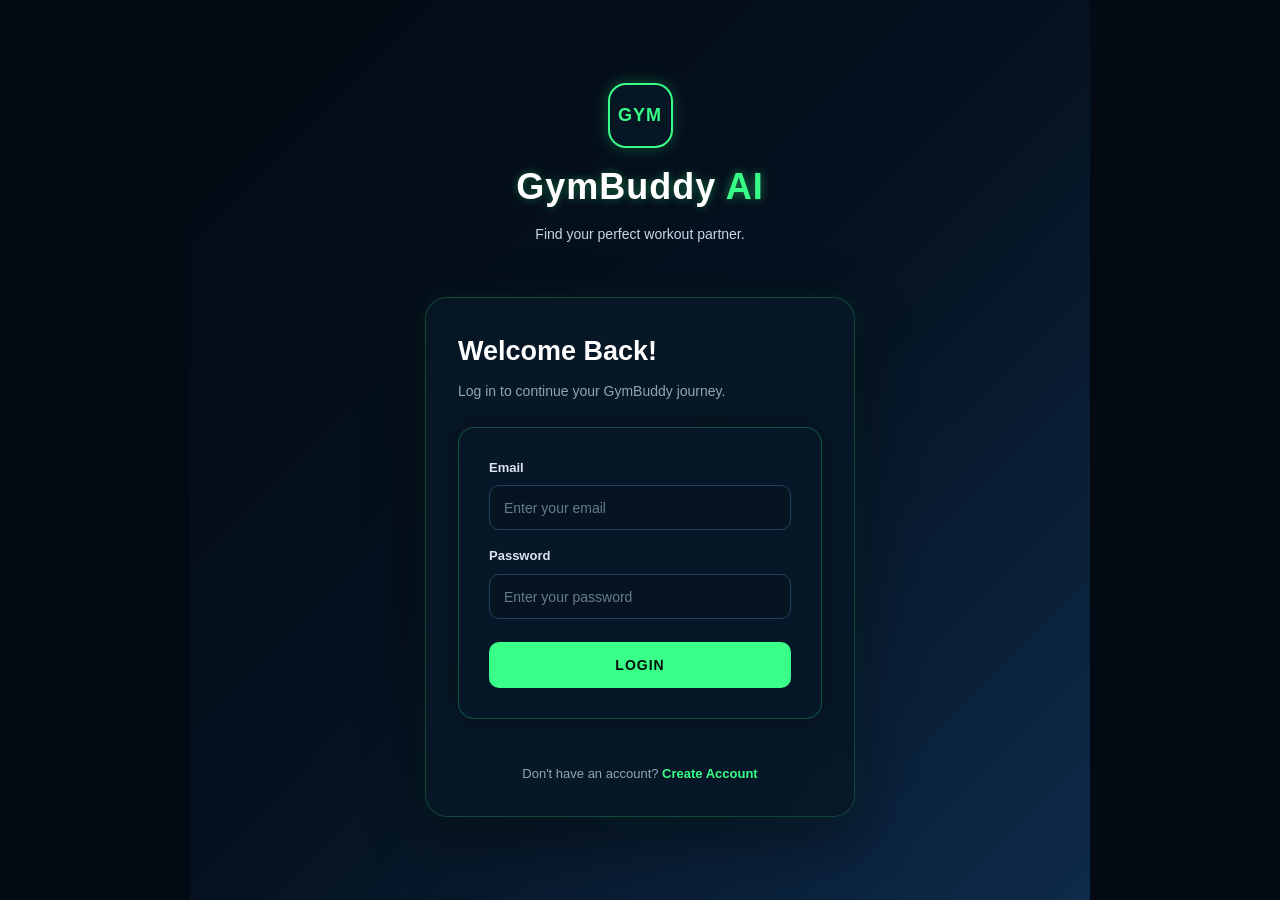
<file: frontend/login.html>
<!DOCTYPE html>
<html lang="en">
<head>
    <meta charset="UTF-8">
    <meta name="viewport" content="width=device-width, initial-scale=1.0">

    <title>Login | GymBuddy AI</title>

    <link rel="stylesheet" href="css/style.css">
</head>

<body class="login-page">

    <!-- Moving Gym Background -->
    <div class="gym-background">
        <div class="gym-slide slide-1"></div>
        <div class="gym-slide slide-2"></div>
        <div class="gym-slide slide-3"></div>
    </div>

    <!-- Dark Overlay -->
    <div class="gym-overlay"></div>

    <!-- Login Content -->
    <main class="login-container">

        <!-- Logo / Title -->
        <div class="login-brand">
            <div class="login-logo">GYM</div>

            <h1>GymBuddy <span>AI</span></h1>

            <p class="login-tagline">
                Find your perfect workout partner.
            </p>
        </div>

        <!-- Motivational Quote -->
        <div class="quote-container">
            <p class="quote quote-1">
                “Train together. Stay motivated.”
            </p>

            <p class="quote quote-2">
                “Every workout is better with a buddy.”
            </p>

            <p class="quote quote-3">
                “Your goals. Your pace. Your buddy.”
            </p>

            <p class="quote quote-4">
                “Connect. Train. Improve.”
            </p>
        </div>

        <!-- Login Card -->
        <div class="login-card">

            <h2>Welcome Back!</h2>

            <p class="login-subtitle">
                Log in to continue your GymBuddy journey.
            </p>

            <form id="loginForm">

                <div class="input-group">
                    <label for="loginEmail">Email</label>

                    <input
                        type="email"
                        id="loginEmail"
                        placeholder="Enter your email"
                        required
                    >
                </div>

                <div class="input-group">
                    <label for="loginPassword">Password</label>

                    <input
                        type="password"
                        id="loginPassword"
                        placeholder="Enter your password"
                        required
                    >
                </div>

                <button type="submit" class="login-button">
                    LOGIN
                </button>

            </form>

            <p id="loginMessage" class="login-message"></p>

            <div class="register-link">
                Don't have an account?
                <a href="register.html">Create Account</a>
            </div>

        </div>

    </main>

    <script src="js/app.js"></script>

</body>
</html>
</file>
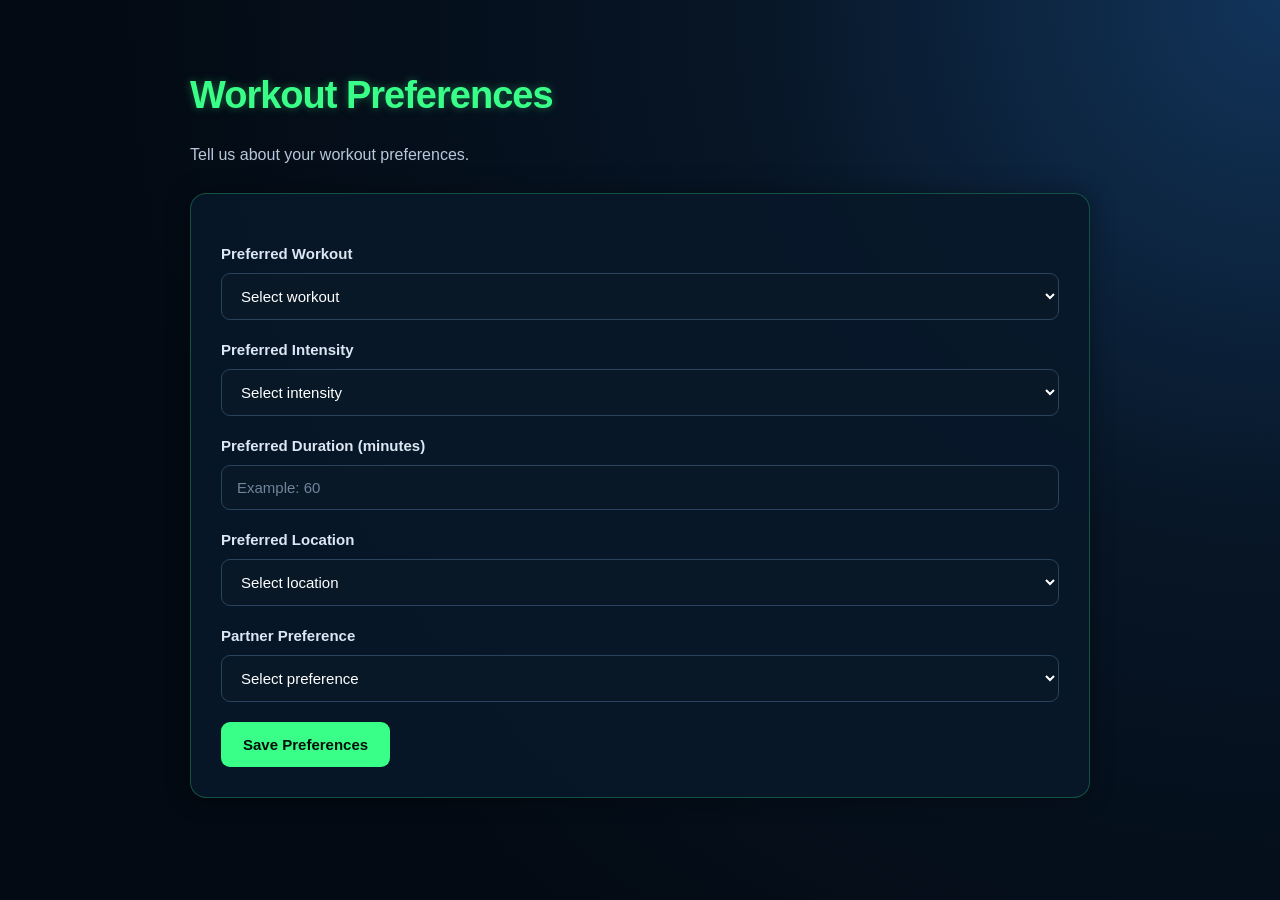
<file: frontend/preferences.html>
<!DOCTYPE html>
<html lang="en">

<head>
    <meta charset="UTF-8">
    <meta name="viewport" content="width=device-width, initial-scale=1.0">

    <title>Workout Preferences - GymBuddy AI</title>

    <link rel="stylesheet" href="css/style.css">
</head>

<body>

    <h1>Workout Preferences</h1>

    <p>
        Tell us about your workout preferences.
    </p>

    <form id="preferencesForm">

        <label>Preferred Workout</label>

        <select id="preferred_workout" required>
            <option value="">Select workout</option>
            <option value="Strength Training">Strength Training</option>
            <option value="Cardio">Cardio</option>
            <option value="HIIT">HIIT</option>
            <option value="Yoga">Yoga</option>
            <option value="Mixed">Mixed</option>
        </select>


        <label>Preferred Intensity</label>

        <select id="preferred_intensity" required>
            <option value="">Select intensity</option>
            <option value="Light">Light</option>
            <option value="Moderate">Moderate</option>
            <option value="High">High</option>
        </select>


        <label>Preferred Duration (minutes)</label>

        <input
            type="number"
            id="preferred_duration"
            min="15"
            max="180"
            placeholder="Example: 60"
            required
        >


        <label>Preferred Location</label>

        <select id="preferred_location" required>
            <option value="">Select location</option>
            <option value="Gym">Gym</option>
            <option value="Home">Home</option>
            <option value="Outdoor">Outdoor</option>
            <option value="Any">Any</option>
        </select>


        <label>Partner Preference</label>

        <select id="partner_preference" required>
            <option value="">Select preference</option>
            <option value="Any">Any</option>
            <option value="Same Experience Level">
                Same Experience Level
            </option>
            <option value="Similar Fitness Goal">
                Similar Fitness Goal
            </option>
        </select>


        <button type="submit" class="primary-button">
            Save Preferences
        </button>

    </form>


    <!-- IMPORTANT -->
    <script src="js/app.js"></script>

</body>

</html>
</file>
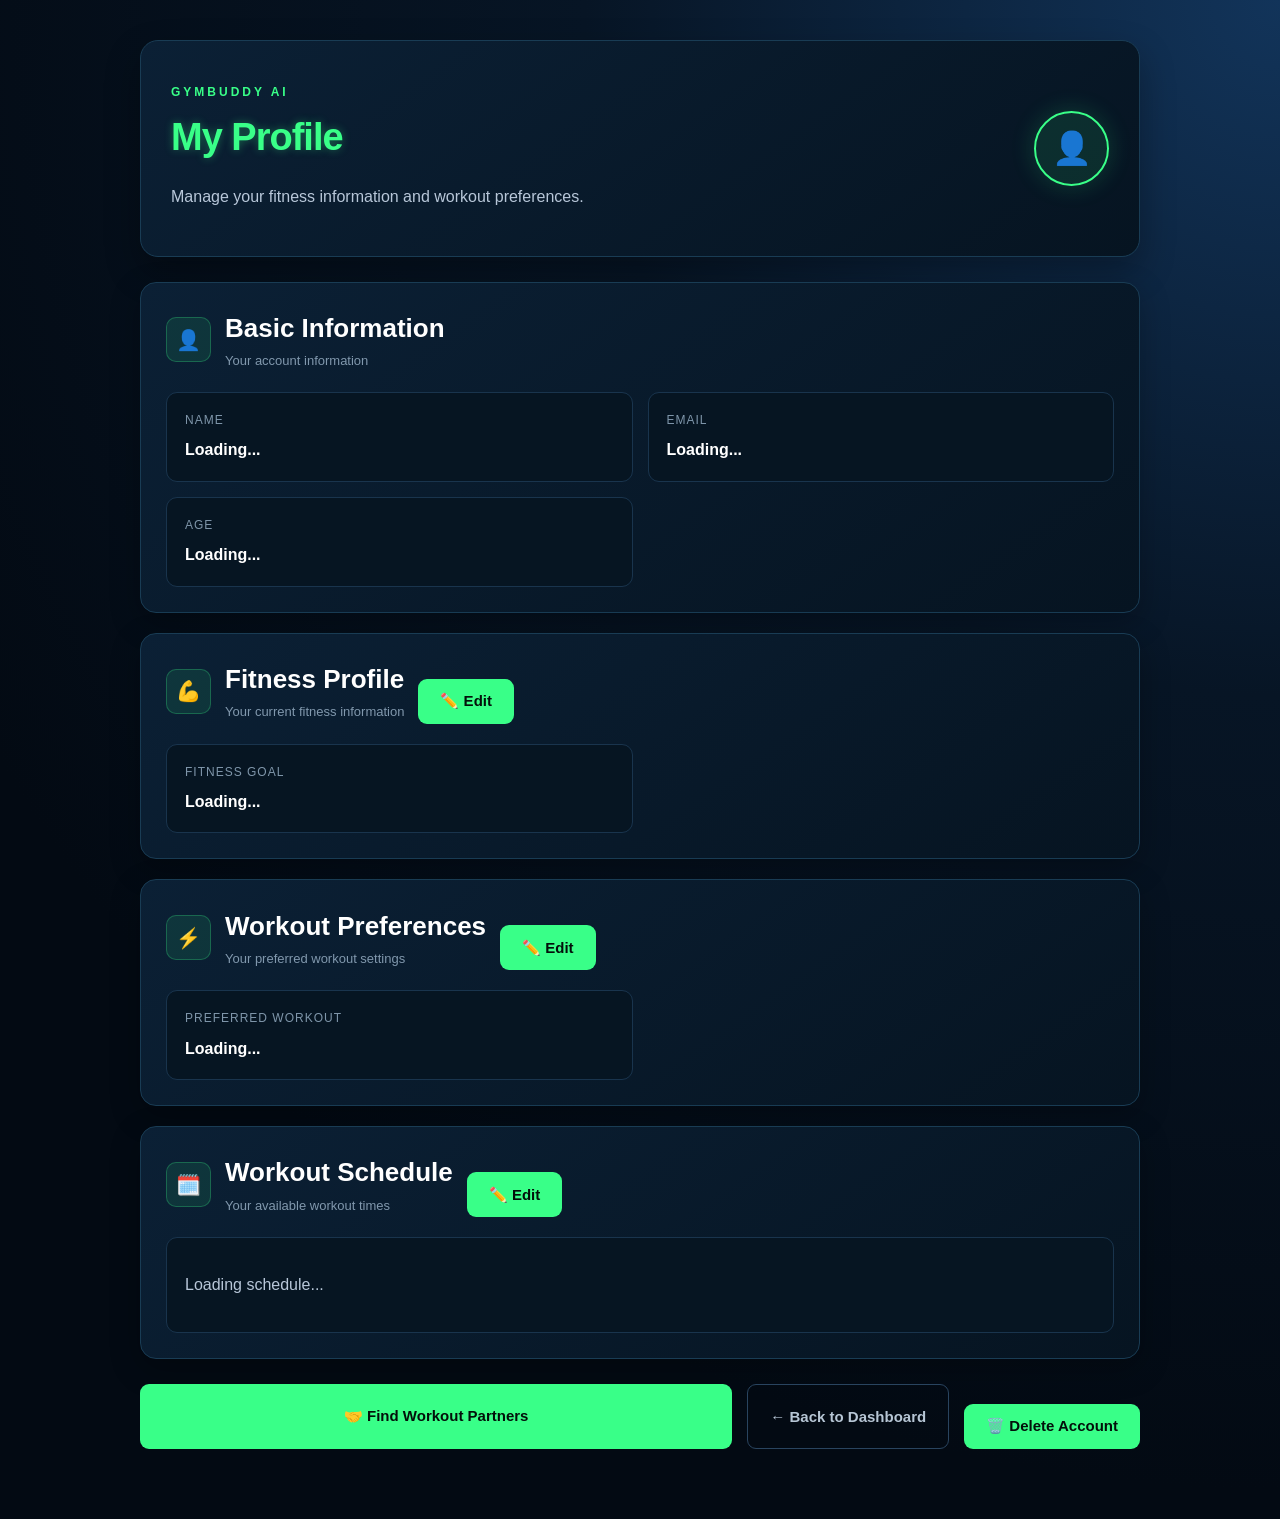
<file: frontend/profile.html>
<!DOCTYPE html>
<html lang="en">

<head>

    <meta charset="UTF-8">

    <meta
        name="viewport"
        content="width=device-width, initial-scale=1.0"
    >

    <title>My Profile - GymBuddy AI</title>

    <link
        rel="stylesheet"
        href="css/style.css"
    >

</head>


<body>

    <div class="profile-page">


        <!-- =========================================
             HEADER
        ========================================== -->

        <div class="profile-header">

            <div>

                <p class="page-label">
                    GYMBUDDY AI
                </p>

                <h1>
                    My Profile
                </h1>

                <p>
                    Manage your fitness information and
                    workout preferences.
                </p>

            </div>


            <div class="profile-avatar">
                👤
            </div>

        </div>



        <!-- =========================================
             BASIC INFORMATION
        ========================================== -->

        <section class="profile-section">

            <div class="section-title">

                <span class="section-icon">
                    👤
                </span>

                <div>

                    <h2>
                        Basic Information
                    </h2>

                    <p>
                        Your account information
                    </p>

                </div>

            </div>


            <div class="profile-grid">

                <div class="profile-info-card">

                    <span>
                        Name
                    </span>

                    <strong id="profileName">
                        Loading...
                    </strong>

                </div>


                <div class="profile-info-card">

                    <span>
                        Email
                    </span>

                    <strong id="profileEmail">
                        Loading...
                    </strong>

                </div>


                <div class="profile-info-card">

                    <span>
                        Age
                    </span>

                    <strong id="profileAge">
                        Loading...
                    </strong>

                </div>

            </div>

        </section>



<!-- =========================================
     FITNESS PROFILE
========================================== -->

<section class="profile-section">

    <div class="section-title">

        <span class="section-icon">
            💪
        </span>

        <div>
            <h2>
                Fitness Profile
            </h2>

            <p>
                Your current fitness information
            </p>
        </div>

        <button
            type="button"
            class="edit-profile-button"
            onclick="openFitnessEditor()"
        >
            ✏️ Edit
        </button>

    </div>


    <div
        id="profileFitnessInfo"
        class="profile-grid"
    >

        <div class="profile-info-card">

            <span>
                Fitness Goal
            </span>

            <strong>
                Loading...
            </strong>

        </div>

    </div>

</section>



     <!-- =========================================
     EDIT FITNESS PROFILE MODAL
========================================== -->

<div
    id="editFitnessModal"
    class="schedule-modal"
    style="display: none;"
>

    <div class="schedule-modal-content">

        <div class="schedule-modal-header">

            <div>

                <p class="page-label">
                    GYMBUDDY AI
                </p>

                <h2>
                    Edit Fitness Profile
                </h2>

                <p>
                    Update your fitness information.
                </p>

            </div>

        </div>


        <form id="editFitnessForm">

            <!-- FITNESS GOAL -->

            <div class="input-group">

                <label for="editFitnessGoal">
                    Fitness Goal
                </label>

                <select
                    id="editFitnessGoal"
                    required
                >

                    <option value="">
                        Select fitness goal
                    </option>

                    <option value="Build Muscle">
                        Build Muscle
                    </option>

                    <option value="Improve Endurance">
                        Improve Endurance
                    </option>

                    <option value="Improve Strength">
                        Improve Strength
                    </option>

                    <option value="General Fitness">
                        General Fitness
                    </option>

                    <option value="Weight Management">
                        Weight Management
                    </option>

                </select>

            </div>


            <!-- EXPERIENCE LEVEL -->

            <div class="input-group">

                <label for="editExperienceLevel">
                    Experience Level
                </label>

                <select
                    id="editExperienceLevel"
                    required
                >

                    <option value="">
                        Select experience level
                    </option>

                    <option value="Beginner">
                        Beginner
                    </option>

                    <option value="Intermediate">
                        Intermediate
                    </option>

                    <option value="Advanced">
                        Advanced
                    </option>

                </select>

            </div>


            <!-- WORKOUT TYPE -->

            <div class="input-group">

                <label for="editWorkoutType">
                    Workout Type
                </label>

                <select
                    id="editWorkoutType"
                    required
                >

                    <option value="">
                        Select workout type
                    </option>

                    <option value="Cardio">
                        Cardio
                    </option>

                    <option value="Strength Training">
                        Strength Training
                    </option>

                    <option value="Yoga">
                        Yoga
                    </option>

                    <option value="HIIT">
                        HIIT
                    </option>

                    <option value="Mixed">
                        Mixed
                    </option>

                </select>

            </div>


            <!-- INTENSITY -->

            <div class="input-group">

                <label for="editIntensity">
                    Intensity
                </label>

                <select
                    id="editIntensity"
                    required
                >

                    <option value="">
                        Select intensity
                    </option>

                    <option value="Low">
                        Low
                    </option>

                    <option value="Moderate">
                        Moderate
                    </option>

                    <option value="High">
                        High
                    </option>

                </select>

            </div>


            <!-- FREQUENCY -->

            <div class="input-group">

                <label for="editWorkoutFrequency">
                    Workout Frequency
                </label>

                <input
                    type="number"
                    id="editWorkoutFrequency"
                    min="1"
                    max="7"
                    required
                >

            </div>


            <div class="action-buttons">

                <button
                    type="submit"
                    class="primary-button"
                >
                    💾 Save Changes
                </button>

                <button
                    type="button"
                    class="profile-back-button"
                    onclick="closeFitnessEditor()"
                >
                    Cancel
                </button>

            </div>


            <p
                id="editFitnessMessage"
                class="schedule-edit-message"
            ></p>

        </form>

    </div>

</div>


<!-- EDIT WORKOUT PREFERENCES MODAL -->
<div id="editPreferenceModal" class="modal" style="display: none;">

    <div class="modal-content">

        <h2>Edit Workout Preferences</h2>

        <form id="editPreferenceForm">

            <label>Preferred Workout</label>
            <select id="editPreferredWorkout" required>
                <option value="">Select workout</option>
                <option value="Strength Training">Strength Training</option>
                <option value="Cardio">Cardio</option>
                <option value="HIIT">HIIT</option>
                <option value="Yoga">Yoga</option>
                <option value="Mixed">Mixed</option>
            </select>


            <label>Preferred Intensity</label>
            <select id="editPreferredIntensity" required>
                <option value="">Select intensity</option>
                <option value="Light">Light</option>
                <option value="Moderate">Moderate</option>
                <option value="High">High</option>
            </select>


            <label>Preferred Duration (minutes)</label>
            <input
                type="number"
                id="editPreferredDuration"
                min="15"
                max="180"
                required
            >


            <label>Preferred Location</label>
            <select id="editPreferredLocation" required>
                <option value="">Select location</option>
                <option value="Gym">Gym</option>
                <option value="Home">Home</option>
                <option value="Outdoor">Outdoor</option>
                <option value="Any">Any</option>
            </select>


            <label>Partner Preference</label>
            <select id="editPartnerPreference" required>
                <option value="">Select preference</option>
                <option value="Any">Any</option>
                <option value="Same Experience Level">
                    Same Experience Level
                </option>
                <option value="Similar Fitness Goal">
                    Similar Fitness Goal
                </option>
            </select>


            <p id="editPreferenceMessage"></p>

            <button type="submit" class="primary-button">
                Save Changes
            </button>

            <button type="button" onclick="closePreferenceEditor()">Cancel</button>

        </form>

    </div>

</div>

       <!-- =========================================
     WORKOUT PREFERENCES
========================================== -->

<section class="profile-section">

    <div class="section-title">

        <span class="section-icon">
            ⚡
        </span>

        <div>
            <h2>
                Workout Preferences
            </h2>

            <p>
                Your preferred workout settings
            </p>
        </div>

        <button
            type="button"
            class="edit-profile-button"
            onclick="openPreferenceEditor()"
        >
            ✏️ Edit
        </button>

    </div>


    <div
        id="profilePreferenceInfo"
        class="profile-grid"
    >

        <div class="profile-info-card">

            <span>
                Preferred Workout
            </span>

            <strong>
                Loading...
            </strong>

        </div>

    </div>

</section>


        <!-- =========================================
     WORKOUT SCHEDULE
========================================== -->

<section class="profile-section">

    <div class="section-title">

        <span class="section-icon">
            🗓️
        </span>

        <div>

            <h2>
                Workout Schedule
            </h2>

            <p>
                Your available workout times
            </p>

        </div>

        <button
            type="button"
            class="edit-profile-button"
            onclick="openScheduleEditorFromProfile()"
        >
            ✏️ Edit
        </button>

    </div>


    <div
        id="profileSchedule"
        class="profile-schedule"
    >

        <p>
            Loading schedule...
        </p>

    </div>

</section>

<!-- =========================================
     ACTIONS
========================================== -->

<div class="profile-actions">

    <button
        type="button"
        class="profile-main-button"
        onclick="goToRecommendations()"
    >
        🤝 Find Workout Partners
    </button>

    <button
        type="button"
        class="profile-back-button"
        onclick="goToDashboard()"
    >
        ← Back to Dashboard
    </button>

    <button
        type="button"
        class="delete-account-button"
        onclick="deleteAccount()"
    >
        🗑️ Delete Account
    </button>

</div>


    <!-- =========================================
         EDIT SCHEDULE MODAL
    ========================================== -->

    <div
        id="editScheduleModal"
        class="schedule-modal"
        style="display: none;"
    >

        <div class="schedule-modal-content">


            <!-- MODAL HEADER -->

            <div class="schedule-modal-header">

                <div>

                    <p class="page-label">
                        GYMBUDDY AI
                    </p>

                    <h2>
                        Edit Workout Schedule
                    </h2>

                    <p>
                        Update your available workout time.
                    </p>

                </div>

            </div>



            <!-- EDIT FORM -->

            <form id="editScheduleForm">


                <!--
                    Hidden schedule ID.
                    JavaScript fills this automatically.
                -->

                <input
                    type="hidden"
                    id="editScheduleId"
                >



                <!-- DAY -->

                <div class="input-group">

                    <label for="editScheduleDay">
                        Day
                    </label>

                    <select
                        id="editScheduleDay"
                        required
                    >

                        <option value="">
                            Select a day
                        </option>

                        <option value="Monday">
                            Monday
                        </option>

                        <option value="Tuesday">
                            Tuesday
                        </option>

                        <option value="Wednesday">
                            Wednesday
                        </option>

                        <option value="Thursday">
                            Thursday
                        </option>

                        <option value="Friday">
                            Friday
                        </option>

                        <option value="Saturday">
                            Saturday
                        </option>

                        <option value="Sunday">
                            Sunday
                        </option>

                    </select>

                </div>



                <!-- START TIME -->

                <div class="input-group">

                    <label for="editStartTime">
                        Start Time
                    </label>

                    <input
                        type="time"
                        id="editStartTime"
                        required
                    >

                </div>



                <!-- END TIME -->

                <div class="input-group">

                    <label for="editEndTime">
                        End Time
                    </label>

                    <input
                        type="time"
                        id="editEndTime"
                        required
                    >

                </div>



                <!-- BUTTONS -->

                <div class="action-buttons">

                    <button
                        type="submit"
                        class="primary-button"
                    >
                        💾 Save Changes
                    </button>


                    <button
                        type="button"
                        class="profile-back-button"
                        onclick="closeScheduleEditor()"
                    >
                        Cancel
                    </button>

                </div>



                <!-- ERROR / SUCCESS MESSAGE -->

                <p
                    id="editScheduleMessage"
                    class="schedule-edit-message"
                ></p>

            </form>

        </div>

    </div>



    <!-- =========================================
         JAVASCRIPT
    ========================================== -->

    <script src="js/app.js"></script>

</body>

</html>
</file>
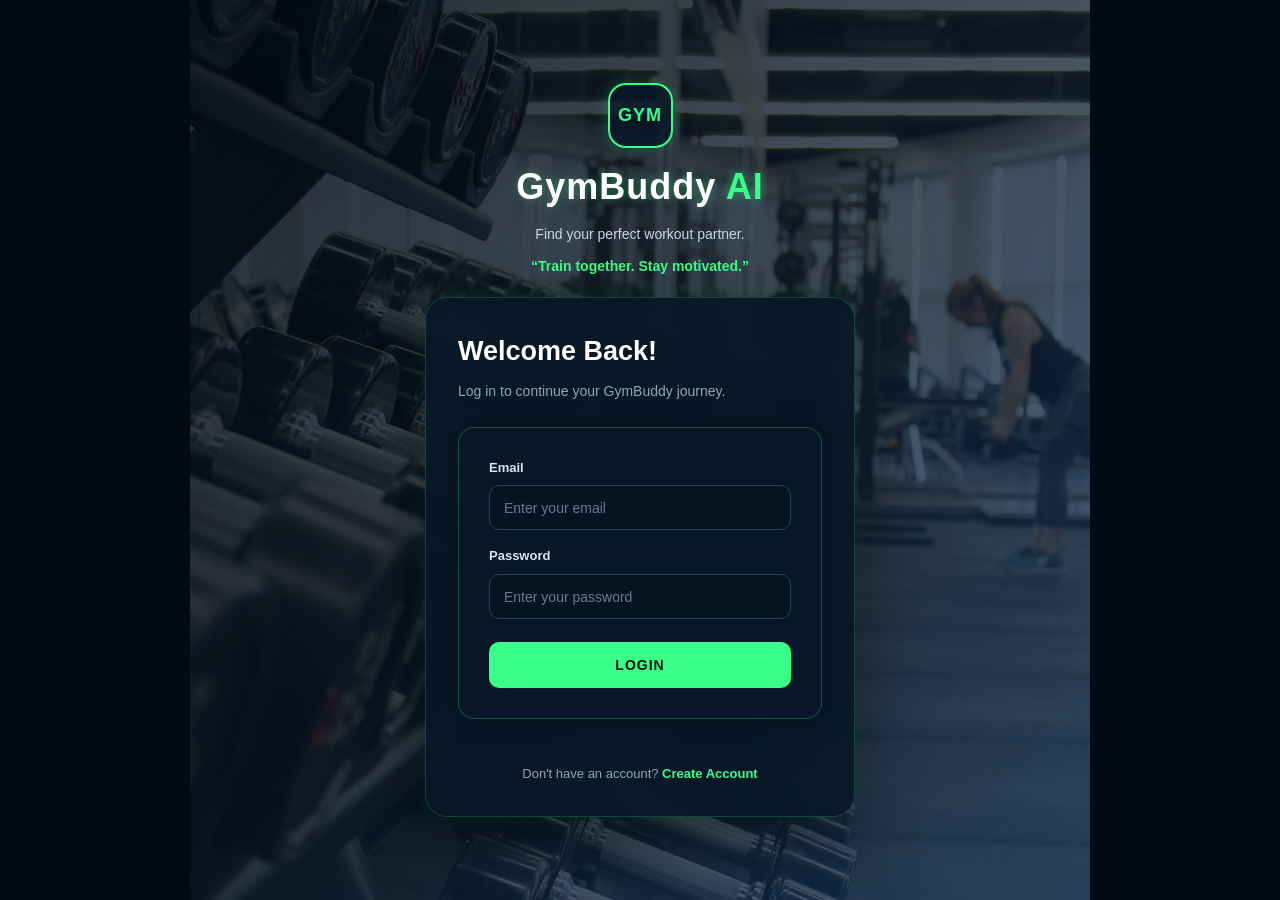
<file: frontend/recommendations.html>
<!DOCTYPE html>
<html lang="en">

<head>
    <meta charset="UTF-8">

    <meta
        name="viewport"
        content="width=device-width, initial-scale=1.0"
    >

    <title>Recommendations - GymBuddy AI</title>

    <link
        rel="stylesheet"
        href="css/style.css"
    >
</head>

<body onload="requireLogin(); loadRecommendations();">

    <h1>Workout Partner Recommendations</h1>

    <p>
        GymBuddy AI ranked these workout partners based on
        fitness similarity and schedule compatibility.
    </p>

    <div id="recommendationStatus">
        Loading recommendations...
    </div>

    <div id="recommendationList"></div>

    <br>

    <button
        type="button"
        class="primary-button"
        onclick="goToDashboard()"
    >
        Back to Dashboard
    </button>

    <script src="js/app.js"></script>

</body>

</html>
</file>
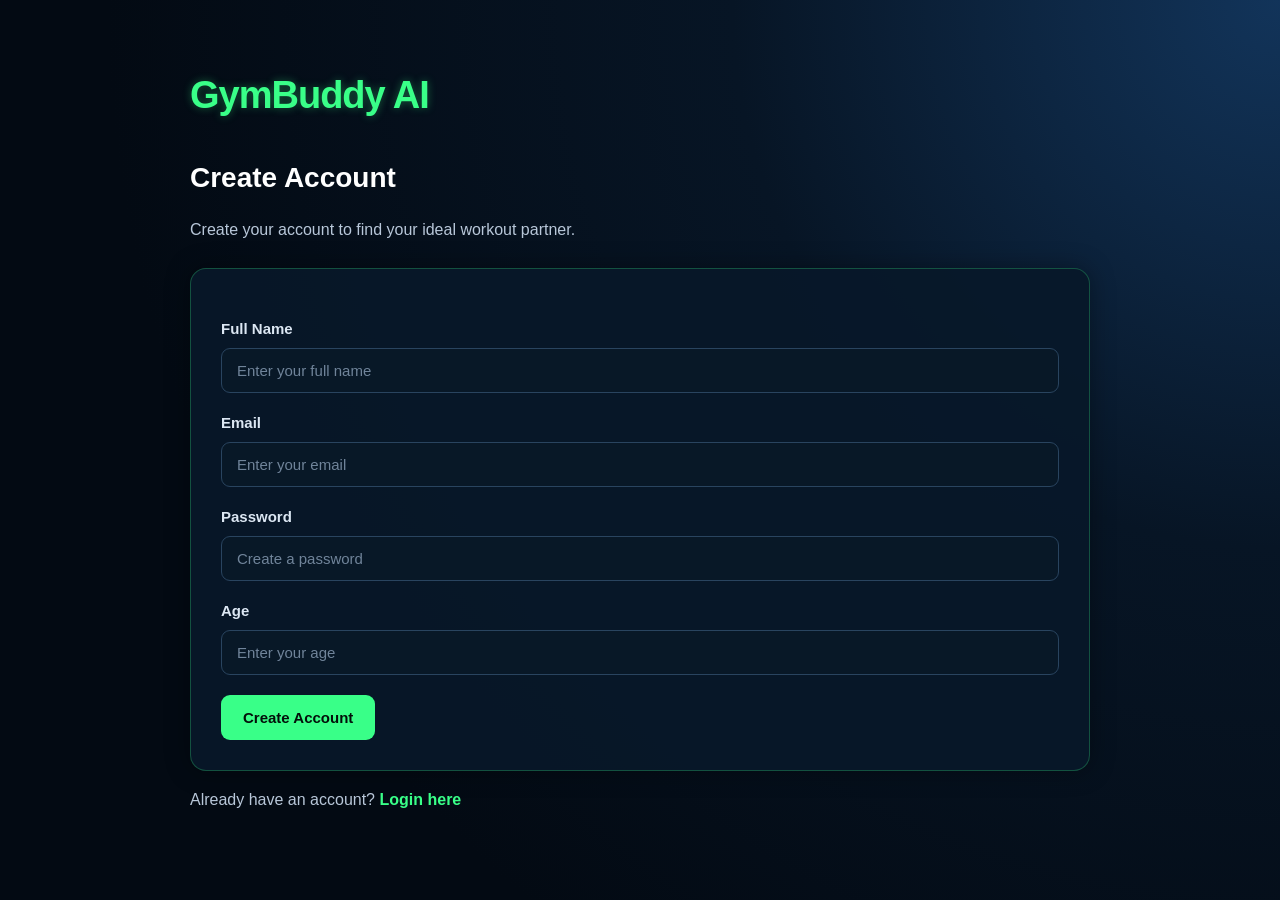
<file: frontend/register.html>
<!DOCTYPE html>
<html lang="en">
<head>
    <meta charset="UTF-8">
    <meta name="viewport" content="width=device-width, initial-scale=1.0">
    <title>Register - GymBuddy AI</title>
    <link rel="stylesheet" href="css/style.css">
</head>

<body>

<div class="auth-container">

    <div class="auth-box">

        <h1>GymBuddy AI</h1>
        <h2>Create Account</h2>

        <p class="subtitle">
            Create your account to find your ideal workout partner.
        </p>

        <form id="registerForm">

            <label>Full Name</label>
            <input
                type="text"
                id="name"
                placeholder="Enter your full name"
                required
            >

            <label>Email</label>
            <input
                type="email"
                id="email"
                placeholder="Enter your email"
                required
            >

            <label>Password</label>
            <input
                type="password"
                id="password"
                placeholder="Create a password"
                required
            >

            <label>Age</label>
            <input
                type="number"
                id="age"
                placeholder="Enter your age"
                min="13"
                required
            >

            <button type="submit" class="primary-button">
                Create Account
            </button>

        </form>

        <p class="auth-link">
            Already have an account?
            <a href="login.html">Login here</a>
        </p>

    </div>

</div>

<script src="js/app.js"></script>

</body>
</html>
</file>
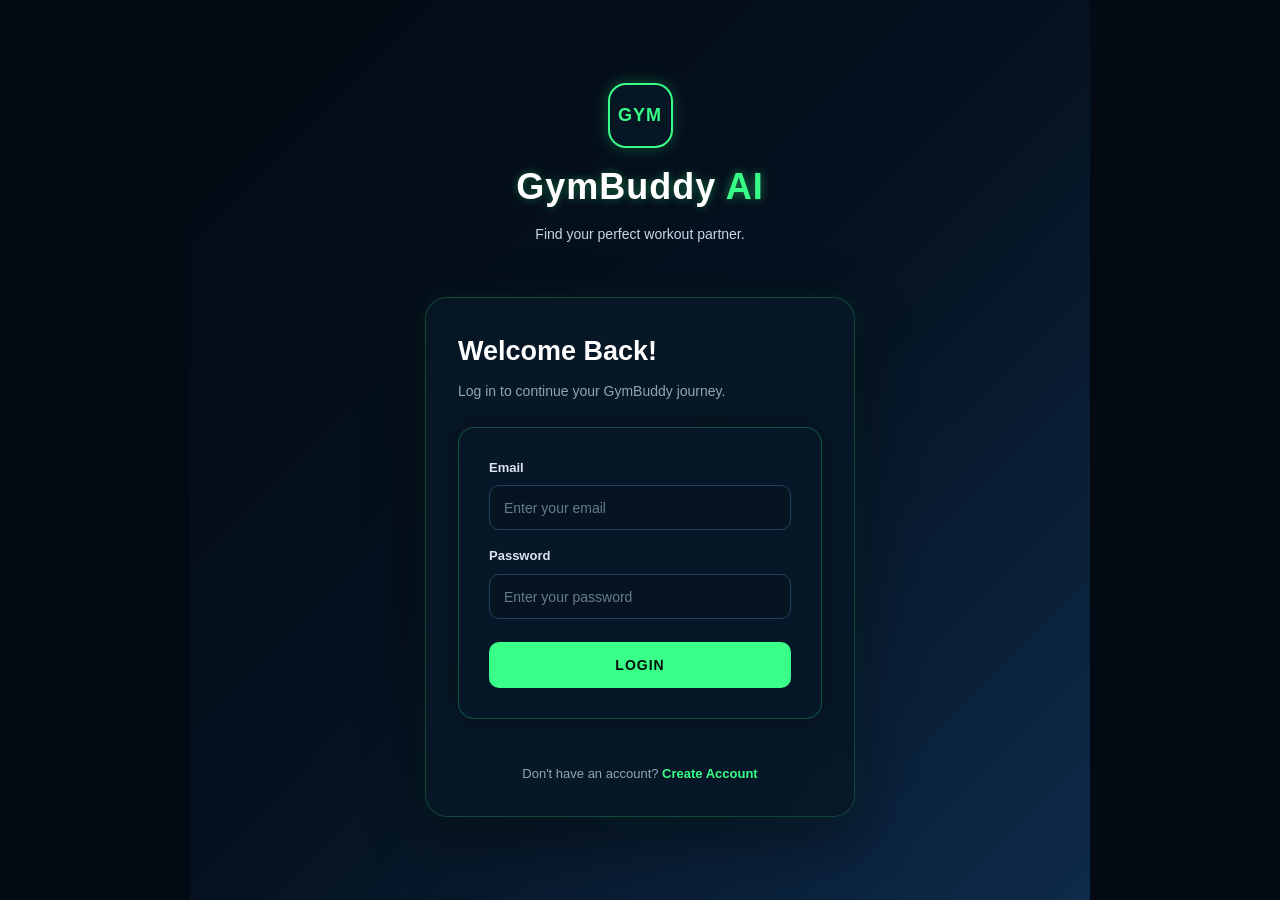
<file: frontend/schedule.html>
<!DOCTYPE html>
<html lang="en">

<head>
    <meta charset="UTF-8">
    <meta name="viewport" content="width=device-width, initial-scale=1.0">

    <title>Workout Schedule - GymBuddy AI</title>

    <link rel="stylesheet" href="css/style.css">
</head>

<body onload="requireLogin()">

    <h1>Workout Schedule</h1>

    <p>
        Add the days and times when you are available to work out.
    </p>


    <!-- ==================================================
         SCHEDULE FORM
    =================================================== -->

    <form id="scheduleForm">

        <label for="day">
            Day
        </label>

        <select id="day" required>

            <option value="">
                Select day
            </option>

            <option value="Monday">
                Monday
            </option>

            <option value="Tuesday">
                Tuesday
            </option>

            <option value="Wednesday">
                Wednesday
            </option>

            <option value="Thursday">
                Thursday
            </option>

            <option value="Friday">
                Friday
            </option>

            <option value="Saturday">
                Saturday
            </option>

            <option value="Sunday">
                Sunday
            </option>

        </select>


        <label for="start_time">
            Start Time
        </label>

        <input
            type="time"
            id="start_time"
            required
        >


        <label for="end_time">
            End Time
        </label>

        <input
            type="time"
            id="end_time"
            required
        >


        <button
            type="submit"
            class="primary-button"
        >
            Add Schedule
        </button>

    </form>


    <!-- ==================================================
         SAVED SCHEDULES
    =================================================== -->

    <h2>Your Schedule</h2>

    <div id="scheduleList">

        <p>
            No schedules added yet.
        </p>

    </div>


    <button
        type="button"
        class="primary-button"
        onclick="goToRecommendations()"
    >
        Continue to Recommendations
    </button>


    <script src="js/app.js"></script>

</body>

</html>
</file>
<file: frontend/css/style.css>
/* =============================================
   GYMBUDDY AI
   DARK BLUE + NEON GREEN DESIGN
   COMPLETE RESPONSIVE CSS
   ====================================================== */


/* ======================================================
   GLOBAL
   ====================================================== */

* {
    box-sizing: border-box;
}

html {
    scroll-behavior: smooth;
}

body {
    margin: 0;
    padding: 40px 20px;

    min-height: 100vh;

    font-family:
        Arial,
        Helvetica,
        sans-serif;

    background:
        radial-gradient(
            circle at top right,
            #12345a 0%,
            #071525 35%,
            #030a13 75%
        );

    color: #f1f5f9;

    line-height: 1.6;

    overflow-x: hidden;
}


/* ======================================================
   MAIN CONTAINER EFFECT
   ====================================================== */

body > * {
    max-width: 900px;
    margin-left: auto;
    margin-right: auto;
}


/* ======================================================
   HEADINGS
   ====================================================== */

h1 {
    color: #39ff88;

    font-size: clamp(28px, 5vw, 38px);

    margin-bottom: 10px;

    letter-spacing: -1px;

    text-shadow:
        0 0 8px rgba(57, 255, 136, 0.35);
}

h2 {
    color: #ffffff;

    margin-top: 30px;

    margin-bottom: 15px;

    font-size: clamp(21px, 4vw, 28px);
}

h3 {
    color: #39ff88;

    margin-top: 20px;

    font-size: clamp(17px, 3vw, 21px);
}


/* ======================================================
   PARAGRAPHS
   ====================================================== */

p {
    color: #b8c7d9;
}

strong {
    color: #ffffff;
}


/* ======================================================
   LINKS
   ====================================================== */

a {
    color: #39ff88;

    text-decoration: none;

    font-weight: bold;

    transition:
        color 0.2s ease;
}

a:hover {
    color: #7dffae;

    text-decoration: underline;
}


/* ======================================================
   FORMS
   ====================================================== */

form {
    width: 100%;

    background:
        rgba(8, 24, 42, 0.92);

    border:
        1px solid rgba(57, 255, 136, 0.25);

    border-radius: 16px;

    padding:
        clamp(20px, 4vw, 30px);

    margin-top: 25px;

    box-shadow:
        0 0 25px rgba(0, 0, 0, 0.35);
}


/* ======================================================
   LABELS
   ====================================================== */

label {
    display: block;

    margin-top: 18px;

    margin-bottom: 7px;

    color: #dce7f3;

    font-weight: bold;

    font-size:
        clamp(13px, 2vw, 15px);
}


/* ======================================================
   INPUTS / SELECT / TEXTAREA
   ====================================================== */

input,
select,
textarea {
    width: 100%;

    min-height: 45px;

    padding: 13px 15px;

    border-radius: 9px;

    border:
        1px solid #29445f;

    background:
        #081827;

    color: #ffffff;

    font-size:
        clamp(13px, 2vw, 15px);

    outline: none;

    transition:
        border-color 0.25s ease,
        box-shadow 0.25s ease,
        transform 0.2s ease;
}

textarea {
    min-height: 100px;

    resize: vertical;
}

input::placeholder,
textarea::placeholder {
    color: #70849a;
}

input:focus,
select:focus,
textarea:focus {
    border-color: #39ff88;

    box-shadow:
        0 0 0 2px
        rgba(57, 255, 136, 0.15),

        0 0 12px
        rgba(57, 255, 136, 0.15);
}


/* ======================================================
   BUTTONS
   ====================================================== */

button,
.primary-button {
    margin-top: 20px;

    min-height: 45px;

    padding: 12px 22px;

    border: none;

    border-radius: 9px;

    background:
        #39ff88;

    color:
        #03100a;

    font-size:
        clamp(13px, 2vw, 15px);

    font-weight: bold;

    cursor: pointer;

    transition:
        transform 0.2s ease,
        box-shadow 0.2s ease,
        background 0.2s ease;
}

button:hover,
.primary-button:hover {
    background:
        #6cffaa;

    transform:
        translateY(-2px);

    box-shadow:
        0 0 18px
        rgba(57, 255, 136, 0.45);
}

button:active,
.primary-button:active {
    transform:
        translateY(0);
}


/* ======================================================
   SECTIONS
   ====================================================== */

section {
    width: 100%;

    background:
        rgba(8, 24, 42, 0.88);

    border:
        1px solid
        rgba(255, 255, 255, 0.07);

    border-radius: 16px;

    padding:
        clamp(20px, 4vw, 25px);

    margin-top: 20px;

    box-shadow:
        0 10px 30px
        rgba(0, 0, 0, 0.2);
}


/* ======================================================
   DASHBOARD INFORMATION
   ====================================================== */

#userInfo,
#fitnessInfo,
#preferenceInfo,
#dashboardSchedule {
    background:
        #061522;

    border:
        1px solid #19344d;

    border-radius: 10px;

    padding: 18px;

    margin-top: 10px;

    transition:
        border-color 0.2s ease,
        transform 0.2s ease;
}

#userInfo:hover,
#fitnessInfo:hover,
#preferenceInfo:hover,
#dashboardSchedule:hover {
    border-color:
        rgba(57, 255, 136, 0.35);
}


/* ======================================================
   SCHEDULE
   ====================================================== */

#scheduleList {
    margin-top: 20px;
}

.schedule-item {
    background:
        #081827;

    border-left:
        4px solid #39ff88;

    padding: 15px;

    margin-bottom: 10px;

    border-radius: 8px;

    box-shadow:
        0 0 10px
        rgba(57, 255, 136, 0.05);
}


/* ======================================================
   PROFILE SCHEDULE ITEMS
   ====================================================== */
/* ======================================================
   PROFILE SCHEDULE ITEMS
   ====================================================== */

.profile-schedule .schedule-item {
    display: flex;

    align-items: center;

    justify-content: space-between;

    gap: 15px;

    background: #081827;

    border-left: 4px solid #39ff88;

    padding: 15px;

    margin-bottom: 10px;

    border-radius: 8px;

    box-shadow:
        0 0 10px
        rgba(57, 255, 136, 0.05);
}

.profile-schedule .schedule-info {
    display: flex;

    flex-direction: column;

    gap: 3px;

    min-width: 0;
}

.profile-schedule .schedule-info strong {
    color: #ffffff;

    font-size: 16px;
}

.profile-schedule .schedule-info span {
    color: #b8c7d9;

    font-size: 14px;
}

/* EDIT BUTTON */

.profile-schedule .schedule-item .secondary-button {
    width: auto;

    min-width: 80px;

    margin-top: 0;

    padding: 9px 18px;

    background: transparent;

    color: #39ff88;

    border: 1px solid #39ff88;

    border-radius: 8px;

    font-size: 13px;

    font-weight: bold;

    cursor: pointer;

    flex-shrink: 0;
}

.profile-schedule .schedule-item .secondary-button:hover {
    background: #39ff88;

    color: #03100a;

    box-shadow:
        0 0 15px
        rgba(57, 255, 136, 0.35);

    transform: translateY(-1px);
}

/* ======================================================
   RECOMMENDATIONS
   ====================================================== */

#recommendationStatus {
    margin-top: 25px;

    padding: 15px;

    border-radius: 10px;

    background:
        rgba(57, 255, 136, 0.08);

    border:
        1px solid
        rgba(57, 255, 136, 0.2);

    color: #a7ffc8;
}

.recommendation-card {
    background:
        linear-gradient(
            145deg,
            #0b2035,
            #061421
        );

    border:
        1px solid #193c54;

    border-radius: 16px;

    padding:
        clamp(20px, 4vw, 25px);

    margin-top: 20px;

    box-shadow:
        0 10px 30px
        rgba(0, 0, 0, 0.3);

    transition:
        transform 0.2s ease,
        border-color 0.2s ease,
        box-shadow 0.2s ease;
}

.recommendation-card:hover {
    transform:
        translateY(-3px);

    border-color:
        rgba(57, 255, 136, 0.5);

    box-shadow:
        0 0 25px
        rgba(57, 255, 136, 0.08);
}

.recommendation-card h2 {
    margin-top: 0;

    color: #ffffff;
}


/* ======================================================
   COMPATIBILITY SCORE
   ====================================================== */

.compatibility-score {
    text-align: center;

    background:
        rgba(57, 255, 136, 0.08);

    border:
        1px solid
        rgba(57, 255, 136, 0.25);

    border-radius: 12px;

    padding: 20px;

    margin: 20px 0;
}

.compatibility-score h3 {
    margin-top: 0;

    font-size: 16px;

    color: #b8c7d9;
}

.compatibility-score strong {
    display: block;

    font-size:
        clamp(32px, 7vw, 42px);

    color: #39ff88;

    text-shadow:
        0 0 12px
        rgba(57, 255, 136, 0.35);
}


/* ======================================================
   MATCHING REASONS
   ====================================================== */

.matching-reasons {
    list-style: none;

    padding: 0;

    margin-top: 15px;
}

.matching-reasons li {
    background:
        #071a2a;

    border:
        1px solid #16364e;

    border-radius: 8px;

    padding: 10px 13px;

    margin-bottom: 8px;

    color: #d8e6f2;
}


/* ======================================================
   BUDDY PROFILE
   ====================================================== */

.buddy-card {
    background:
        linear-gradient(
            145deg,
            #0b2035,
            #061421
        );

    border:
        1px solid #193c54;

    border-radius: 16px;

    padding:
        clamp(20px, 5vw, 30px);

    margin-top: 20px;

    box-shadow:
        0 10px 30px
        rgba(0, 0, 0, 0.3);
}

.buddy-card h2 {
    color: #39ff88;

    font-size:
        clamp(24px, 5vw, 30px);

    margin-top: 0;
}

.buddy-card p {
    padding: 8px 0;

    border-bottom:
        1px solid
        rgba(255, 255, 255, 0.05);
}

.buddy-card ul {
    padding-left: 20px;
}

.buddy-card li {
    margin-bottom: 8px;

    color: #c9d7e5;
}


/* ======================================================
   FEEDBACK
   ====================================================== */

#feedbackSection {
    margin-top: 25px;
}

.feedback-summary {
    background:
        rgba(57, 255, 136, 0.08);

    border:
        1px solid
        rgba(57, 255, 136, 0.25);

    border-radius: 12px;

    padding: 20px;

    margin-bottom: 20px;
}

.feedback-summary h3 {
    margin-top: 0;

    color: #39ff88;
}

.feedback-item {
    background:
        #081827;

    border:
        1px solid #19344d;

    border-radius: 10px;

    padding: 18px;

    margin-bottom: 12px;
}

.feedback-item hr {
    border: none;

    border-top:
        1px solid #19344d;
}


/* ======================================================
   HORIZONTAL RULE
   ====================================================== */

hr {
    border: none;

    border-top:
        1px solid #19344d;

    margin: 20px 0;
}


/* ======================================================
   LISTS
   ====================================================== */

ul {
    color: #c9d7e5;
}


/* ======================================================
   DASHBOARD ACTION BUTTONS
   ====================================================== */

.dashboard-actions {
    margin-top: 25px;
}

.action-buttons {
    display: grid;

    grid-template-columns:
        repeat(2, minmax(0, 1fr));

    gap: 18px;

    margin-top: 15px;
}

.dashboard-action-button {
    width: 100%;

    margin-top: 0;

    display: flex;

    align-items: center;

    gap: 15px;

    padding: 20px;

    background:
        linear-gradient(
            145deg,
            #0b2035,
            #061421
        );

    border:
        1px solid #193c54;

    border-radius: 14px;

    color: #ffffff;

    text-align: left;

    box-shadow:
        0 8px 25px
        rgba(0, 0, 0, 0.25);

    transition:
        transform 0.2s ease,
        border-color 0.2s ease,
        box-shadow 0.2s ease,
        background 0.2s ease;
}

.dashboard-action-button:hover {
    transform:
        translateY(-3px);

    border-color:
        #39ff88;

    background:
        linear-gradient(
            145deg,
            #0e2942,
            #071a2a
        );

    box-shadow:
        0 0 20px
        rgba(57, 255, 136, 0.15);
}

.dashboard-action-button:active {
    transform:
        translateY(0);
}

.action-icon {
    width: 48px;
    height: 48px;

    display: flex;

    align-items: center;

    justify-content: center;

    flex-shrink: 0;

    border-radius: 12px;

    background:
        rgba(57, 255, 136, 0.10);

    border:
        1px solid
        rgba(57, 255, 136, 0.25);

    font-size: 22px;
}

.dashboard-action-button
span:last-child {
    display: flex;

    flex-direction: column;

    min-width: 0;
}

.dashboard-action-button strong {
    color: #ffffff;

    font-size: 16px;

    margin-bottom: 3px;
}

.dashboard-action-button small {
    color: #8fa5ba;

    font-size: 13px;

    font-weight: normal;
}


/* ======================================================
   LOGOUT BUTTON
   ====================================================== */

.logout-button {
    background:
        transparent;

    color:
        #9fb2c5;

    border:
        1px solid #29445f;

    margin-top: 25px;
}

.logout-button:hover {
    background:
        rgba(255, 255, 255, 0.05);

    color:
        #ffffff;

    border-color:
        #5b7288;

    box-shadow: none;
}


/* ======================================================
   MY PROFILE PAGE
   ====================================================== */

.profile-page {
    width: 100%;

    max-width: 1000px;

    margin: 0 auto;
}


/* ======================================================
   PROFILE HEADER
   ====================================================== */

.profile-header {
    display: flex;

    justify-content: space-between;

    align-items: center;

    gap: 20px;

    background:
        linear-gradient(
            145deg,
            #0b2035,
            #061421
        );

    border:
        1px solid #193c54;

    border-radius: 18px;

    padding:
        clamp(20px, 5vw, 30px);

    margin-bottom: 25px;

    box-shadow:
        0 15px 35px
        rgba(0, 0, 0, 0.3);
}

.page-label {
    color: #39ff88;

    font-size: 12px;

    font-weight: bold;

    letter-spacing: 3px;

    margin-bottom: 5px;
}

.profile-header h1 {
    margin: 0;
}

.profile-avatar {
    width: 75px;
    height: 75px;

    display: flex;

    align-items: center;

    justify-content: center;

    flex-shrink: 0;

    border-radius: 50%;

    background:
        rgba(57, 255, 136, 0.10);

    border:
        2px solid #39ff88;

    font-size: 32px;

    box-shadow:
        0 0 25px
        rgba(57, 255, 136, 0.18);

    transition:
        transform 0.3s ease,
        box-shadow 0.3s ease;
}

.profile-avatar:hover {
    transform:
        scale(1.05);

    box-shadow:
        0 0 35px
        rgba(57, 255, 136, 0.3);
}


/* ======================================================
   PROFILE SECTIONS
   ====================================================== */

.profile-section {
    margin-top: 20px;

    padding:
        clamp(20px, 4vw, 25px);

    background:
        linear-gradient(
            145deg,
            #0b2035,
            #061421
        );

    border:
        1px solid #193c54;

    border-radius: 16px;

    box-shadow:
        0 10px 30px
        rgba(0, 0, 0, 0.25);
}

.section-title {
    display: flex;

    align-items: center;

    gap: 14px;

    margin-bottom: 20px;
}

.section-title h2 {
    margin: 0;

    font-size:
        clamp(20px, 4vw, 26px);
}

.section-title p {
    margin: 2px 0 0;

    font-size: 13px;

    color: #8198ad;
}

.section-icon {
    width: 45px;
    height: 45px;

    display: flex;

    align-items: center;

    justify-content: center;

    flex-shrink: 0;

    border-radius: 10px;

    background:
        rgba(57, 255, 136, 0.10);

    border:
        1px solid
        rgba(57, 255, 136, 0.25);

    font-size: 20px;
}


/* ======================================================
   PROFILE INFORMATION CARDS
   ====================================================== */

.profile-grid {
    display: grid;

    grid-template-columns:
        repeat(2, minmax(0, 1fr));

    gap: 15px;
}

.profile-info-card {
    padding: 18px;

    background:
        #061522;

    border:
        1px solid #19344d;

    border-radius: 11px;

    transition:
        border-color 0.2s ease,
        transform 0.2s ease,
        background 0.2s ease;
}

.profile-info-card:hover {
    border-color:
        rgba(57, 255, 136, 0.45);

    transform:
        translateY(-2px);

    background:
        #071a2a;
}

.profile-info-card span {
    display: block;

    color:
        #7f96aa;

    font-size:
        12px;

    text-transform:
        uppercase;

    letter-spacing:
        1px;

    margin-bottom:
        7px;
}

.profile-info-card strong {
    display: block;

    color:
        #ffffff;

    font-size:
        16px;

    word-break: break-word;
}


/* ======================================================
   PROFILE SCHEDULE
   ====================================================== */

.profile-schedule {
    background:
        #061522;

    border:
        1px solid #19344d;

    border-radius:
        11px;

    padding:
        18px;
}

.profile-schedule ul {
    list-style:
        none;

    padding:
        0;

    margin:
        0;
}

.profile-schedule li {
    padding:
        13px 15px;

    margin-bottom:
        8px;

    background:
        #081827;

    border-left:
        3px solid #39ff88;

    border-radius:
        7px;

    color:
        #d6e3ee;

    word-break: break-word;
}

.profile-schedule li:last-child {
    margin-bottom:
        0;
}


/* ======================================================
   PROFILE ACTION BUTTONS
   ====================================================== */

.profile-actions {
    display:
        flex;

    gap:
        15px;

    margin-top:
        25px;

    margin-bottom:
        30px;
}

.profile-main-button {
    flex:
        1;

    margin-top:
        0;

    padding:
        15px 20px;
}

.profile-back-button {
    margin-top:
        0;

    background:
        transparent;

    color:
        #b7c6d5;

    border:
        1px solid #29445f;
}

.profile-back-button:hover {
    background:
        rgba(255, 255, 255, 0.05);

    color:
        #ffffff;

    box-shadow:
        none;

    border-color:
        #526c83;
}


/* ======================================================
   LOGIN PAGE
   ====================================================== */

.login-page {
    min-height: 100vh;

    min-height: 100dvh;

    margin: 0;

    padding: 20px;

    display: flex;

    align-items: center;

    justify-content: center;

    position: relative;

    overflow-x: hidden;

    overflow-y: auto;

    background:
        #030a13;
}


/* ======================================================
   LOGIN MOVING BACKGROUND
   ====================================================== */

.gym-background {
    position: fixed;

    inset: 0;

    width: 100%;

    height: 100%;

    overflow: hidden;

    z-index: 0;
}

.gym-slide {
    position: absolute;

    inset: 0;

    width: 100%;

    height: 100%;

    background-size: cover;

    background-position: center;

    opacity: 0;

    animation:
        gymSlideshow 18s infinite;
}

.slide-1 {
    background-image:
        url("../images/gym1.jpg");

    animation-delay:
        0s;
}

.slide-2 {
    background-image:
        url("../images/gym2.jpg");

    animation-delay:
        6s;
}

.slide-3 {
    background-image:
        url("../images/gym3.jpg");

    animation-delay:
        12s;
}


/* ======================================================
   GYM BACKGROUND ANIMATION
   ====================================================== */

@keyframes gymSlideshow {

    0% {
        opacity: 0;

        transform:
            scale(1);
    }

    8% {
        opacity: 1;
    }

    30% {
        opacity: 1;

        transform:
            scale(1.08);
    }

    38% {
        opacity: 0;
    }

    100% {
        opacity: 0;

        transform:
            scale(1.08);
    }
}


/* ======================================================
   LOGIN DARK OVERLAY
   ====================================================== */

.gym-overlay {
    position: fixed;

    inset: 0;

    background:
        linear-gradient(
            135deg,
            rgba(3, 10, 19, 0.88),
            rgba(7, 21, 37, 0.74),
            rgba(18, 52, 90, 0.78)
        );

    z-index: 1;
}


/* ======================================================
   LOGIN CONTAINER
   ====================================================== */

.login-container {
    position: relative;

    z-index: 2;

    width: 100%;

    max-width: 450px;

    box-sizing: border-box;

    margin: auto;

    padding: 15px;

    text-align: center;
}


/* ======================================================
   LOGIN BRAND
   ====================================================== */

.login-brand {
    text-align: center;

    margin-bottom: 12px;
}

.login-logo {
    width:
        clamp(50px, 8vw, 65px);

    height:
        clamp(50px, 8vw, 65px);

    margin:
        0 auto 10px;

    display: flex;

    align-items: center;

    justify-content: center;

    border:
        2px solid #39ff88;

    border-radius: 18px;

    color:
        #39ff88;

    font-size:
        clamp(14px, 2.5vw, 18px);

    font-weight:
        900;

    letter-spacing:
        1px;

    background:
        rgba(8, 24, 39, 0.8);

    box-shadow:
        0 0 15px
        rgba(57, 255, 136, 0.25);

    transition:
        transform 0.3s ease,
        box-shadow 0.3s ease;
}

.login-logo:hover {
    transform:
        scale(1.05);

    box-shadow:
        0 0 25px
        rgba(57, 255, 136, 0.35);
}

.login-brand h1 {
    margin: 0;

    color: white;

    font-size:
        clamp(26px, 5vw, 36px);

    font-weight:
        800;

    letter-spacing:
        1px;
}

.login-brand h1 span {
    color:
        #39ff88;

    text-shadow:
        0 0 10px
        rgba(57, 255, 136, 0.5);
}

.login-tagline {
    margin:
        7px 0 0;

    color:
        #c9d7e5;

    font-size:
        clamp(12px, 2vw, 14px);
}


/* ======================================================
   LOGIN MOTIVATIONAL QUOTES
   ====================================================== */

.quote-container {
    position: relative;

    width: 100%;

    height: 30px;

    margin-bottom: 10px;

    text-align: center;

    overflow: hidden;
}

.quote {
    position: absolute;

    width: 100%;

    margin: 0;

    color:
        #39ff88;

    font-size:
        clamp(11px, 2vw, 14px);

    font-weight:
        600;

    line-height:
        1.4;

    opacity: 0;

    animation:
        quoteAnimation 16s infinite;
}

.quote-1 {
    animation-delay:
        0s;
}

.quote-2 {
    animation-delay:
        4s;
}

.quote-3 {
    animation-delay:
        8s;
}

.quote-4 {
    animation-delay:
        12s;
}


@keyframes quoteAnimation {

    0% {
        opacity: 0;

        transform:
            translateY(8px);
    }

    8% {
        opacity: 1;

        transform:
            translateY(0);
    }

    20% {
        opacity: 1;

        transform:
            translateY(0);
    }

    25% {
        opacity: 0;

        transform:
            translateY(-8px);
    }

    100% {
        opacity: 0;
    }
}


/* ======================================================
   LOGIN CARD
   ====================================================== */

.login-card {
    width: 100%;

    padding:
        clamp(20px, 5vw, 32px);

    box-sizing: border-box;

    background:
        rgba(8, 24, 39, 0.94);

    border:
        1px solid
        rgba(57, 255, 136, 0.2);

    border-radius:
        clamp(15px, 4vw, 22px);

    box-shadow:
        0 20px 60px
        rgba(0, 0, 0, 0.45),

        0 0 25px
        rgba(57, 255, 136, 0.08);

    backdrop-filter:
        blur(12px);

    text-align:
        left;
}

.login-card h2 {
    margin: 0;

    color:
        white;

    font-size:
        clamp(22px, 5vw, 27px);
}

.login-subtitle {
    margin:
        7px 0 22px;

    color:
        #91a5b8;

    font-size:
        clamp(12px, 2vw, 14px);

    line-height:
        1.5;
}


/* ======================================================
   LOGIN INPUTS
   ====================================================== */

.input-group {
    width: 100%;

    text-align:
        left;

    margin-bottom:
        16px;
}

.input-group label {
    display:
        block;

    margin-bottom:
        7px;

    margin-top:
        0;

    color:
        #d9e5ef;

    font-size:
        clamp(12px, 2vw, 13px);

    font-weight:
        600;
}

.input-group input {
    width:
        100%;

    min-height:
        45px;

    padding:
        12px 14px;

    box-sizing:
        border-box;

    border:
        1px solid #25415b;

    border-radius:
        10px;

    outline:
        none;

    background:
        #061421;

    color:
        white;

    font-size:
        clamp(13px, 2vw, 14px);

    transition:
        border-color 0.25s ease,
        box-shadow 0.25s ease;
}

.input-group input::placeholder {
    color:
        #667b8e;
}

.input-group input:focus {
    border-color:
        #39ff88;

    box-shadow:
        0 0 10px
        rgba(57, 255, 136, 0.15);
}


/* ======================================================
   LOGIN BUTTON
   ====================================================== */

.login-button {
    width:
        100%;

    min-height:
        46px;

    margin-top:
        7px;

    padding:
        12px 15px;

    border:
        none;

    border-radius:
        10px;

    background:
        #39ff88;

    color:
        #03100a;

    font-size:
        clamp(13px, 2vw, 14px);

    font-weight:
        800;

    letter-spacing:
        1px;

    cursor:
        pointer;

    transition:
        transform 0.25s ease,
        box-shadow 0.25s ease,
        background 0.25s ease;
}

.login-button:hover {
    background:
        #6cffaa;

    transform:
        translateY(-2px);

    box-shadow:
        0 0 20px
        rgba(57, 255, 136, 0.4);
}

.login-button:active {
    transform:
        translateY(0);
}


/* ======================================================
   LOGIN MESSAGE
   ====================================================== */

.login-message {
    min-height:
        18px;

    margin:
        10px 0 0;

    color:
        #ff7070;

    font-size:
        clamp(11px, 2vw, 13px);

    line-height:
        1.4;
}


/* ======================================================
   REGISTER LINK
   ====================================================== */

.register-link {
    margin-top:
        17px;

    color:
        #91a5b8;

    font-size:
        clamp(11px, 2vw, 13px);

    line-height:
        1.5;

    text-align:
        center;
}

.register-link a {
    color:
        #39ff88;

    font-weight:
        700;

    text-decoration:
        none;
}

.register-link a:hover {
    text-decoration:
        underline;
}


/* ======================================================
   TABLET RESPONSIVE
   ====================================================== */

@media (max-width: 768px) {

    body {
        padding:
            30px 15px;
    }

    body > * {
        max-width:
            100%;
    }

    .login-page {
        padding:
            15px;
    }

    .login-container {
        max-width:
            420px;
    }

    .profile-page {
        max-width:
            100%;
    }

    .profile-header {
        padding:
            24px;
    }

    .action-buttons {
        gap:
            14px;
    }
}


/* ======================================================
   MOBILE
   ====================================================== */

@media (max-width: 600px) {

    body {
        padding:
            25px 15px;
    }

    h1 {
        font-size:
            30px;
    }

    form,
    section,
    .buddy-card,
    .recommendation-card {
        padding:
            20px;
    }

    button,
    .primary-button {
        width:
            100%;
    }


    /* DASHBOARD */

    .action-buttons {
        grid-template-columns:
            1fr;
    }

    .dashboard-action-button {
        padding:
            18px;
    }


    /* PROFILE */

    .profile-header {
        padding:
            22px;

        align-items:
            flex-start;
    }

    .profile-avatar {
        width:
            55px;

        height:
            55px;

        font-size:
            24px;
    }

    .profile-grid {
        grid-template-columns:
            1fr;
    }

    .profile-actions {
        flex-direction:
            column;
    }

    .profile-main-button,
    .profile-back-button {
        width:
            100%;
    }


    /* LOGIN */

    .login-page {
        padding:
            12px;
    }

    .login-container {
        max-width:
            100%;

        padding:
            8px;
    }

    .login-card {
        padding:
            22px 18px;
    }

    .quote-container {
        height:
            28px;

        margin-bottom:
            8px;
    }

    .input-group {
        margin-bottom:
            14px;
    }
}


/* ======================================================
   VERY SMALL HEIGHT
   ====================================================== */

@media (max-height: 650px) {

    .login-page {
        align-items:
            flex-start;

        padding-top:
            15px;

        padding-bottom:
            15px;
    }

    .login-logo {
        width:
            45px;

        height:
            45px;

        margin-bottom:
            6px;
    }

    .login-brand h1 {
        font-size:
            25px;
    }

    .login-tagline {
        margin-top:
            4px;
    }

    .quote-container {
        height:
            25px;

        margin-bottom:
            5px;
    }

    .login-card {
        padding-top:
            18px;

        padding-bottom:
            18px;
    }

    .login-subtitle {
        margin-bottom:
            15px;
    }
}


/* ======================================================
   LARGE SCREENS
   ====================================================== */

@media (min-width: 1200px) {

    .login-container {
        max-width:
            460px;
    }

    .profile-page {
        max-width:
            1000px;
    }
}


/* ======================================================
   EXTRA SMALL PHONES
   ====================================================== */

@media (max-width: 380px) {

    body {
        padding:
            20px 10px;
    }

    h1 {
        font-size:
            27px;
    }

    h2 {
        font-size:
            20px;
    }

    form,
    section,
    .buddy-card,
    .recommendation-card {
        padding:
            16px;
    }

    .dashboard-action-button {
        gap:
            10px;

        padding:
            15px;
    }

    .action-icon {
        width:
            42px;

        height:
            42px;

        font-size:
            19px;
    }

    .dashboard-action-button strong {
        font-size:
            14px;
    }

    .dashboard-action-button small {
        font-size:
            11px;
    }

    .profile-header {
        padding:
            18px;
    }

    .profile-avatar {
        width:
            48px;

        height:
            48px;

        font-size:
            20px;
    }

    .login-brand h1 {
        font-size:
            26px;
    }

    .login-card {
        padding:
            18px 15px;
    }
}
</file>
